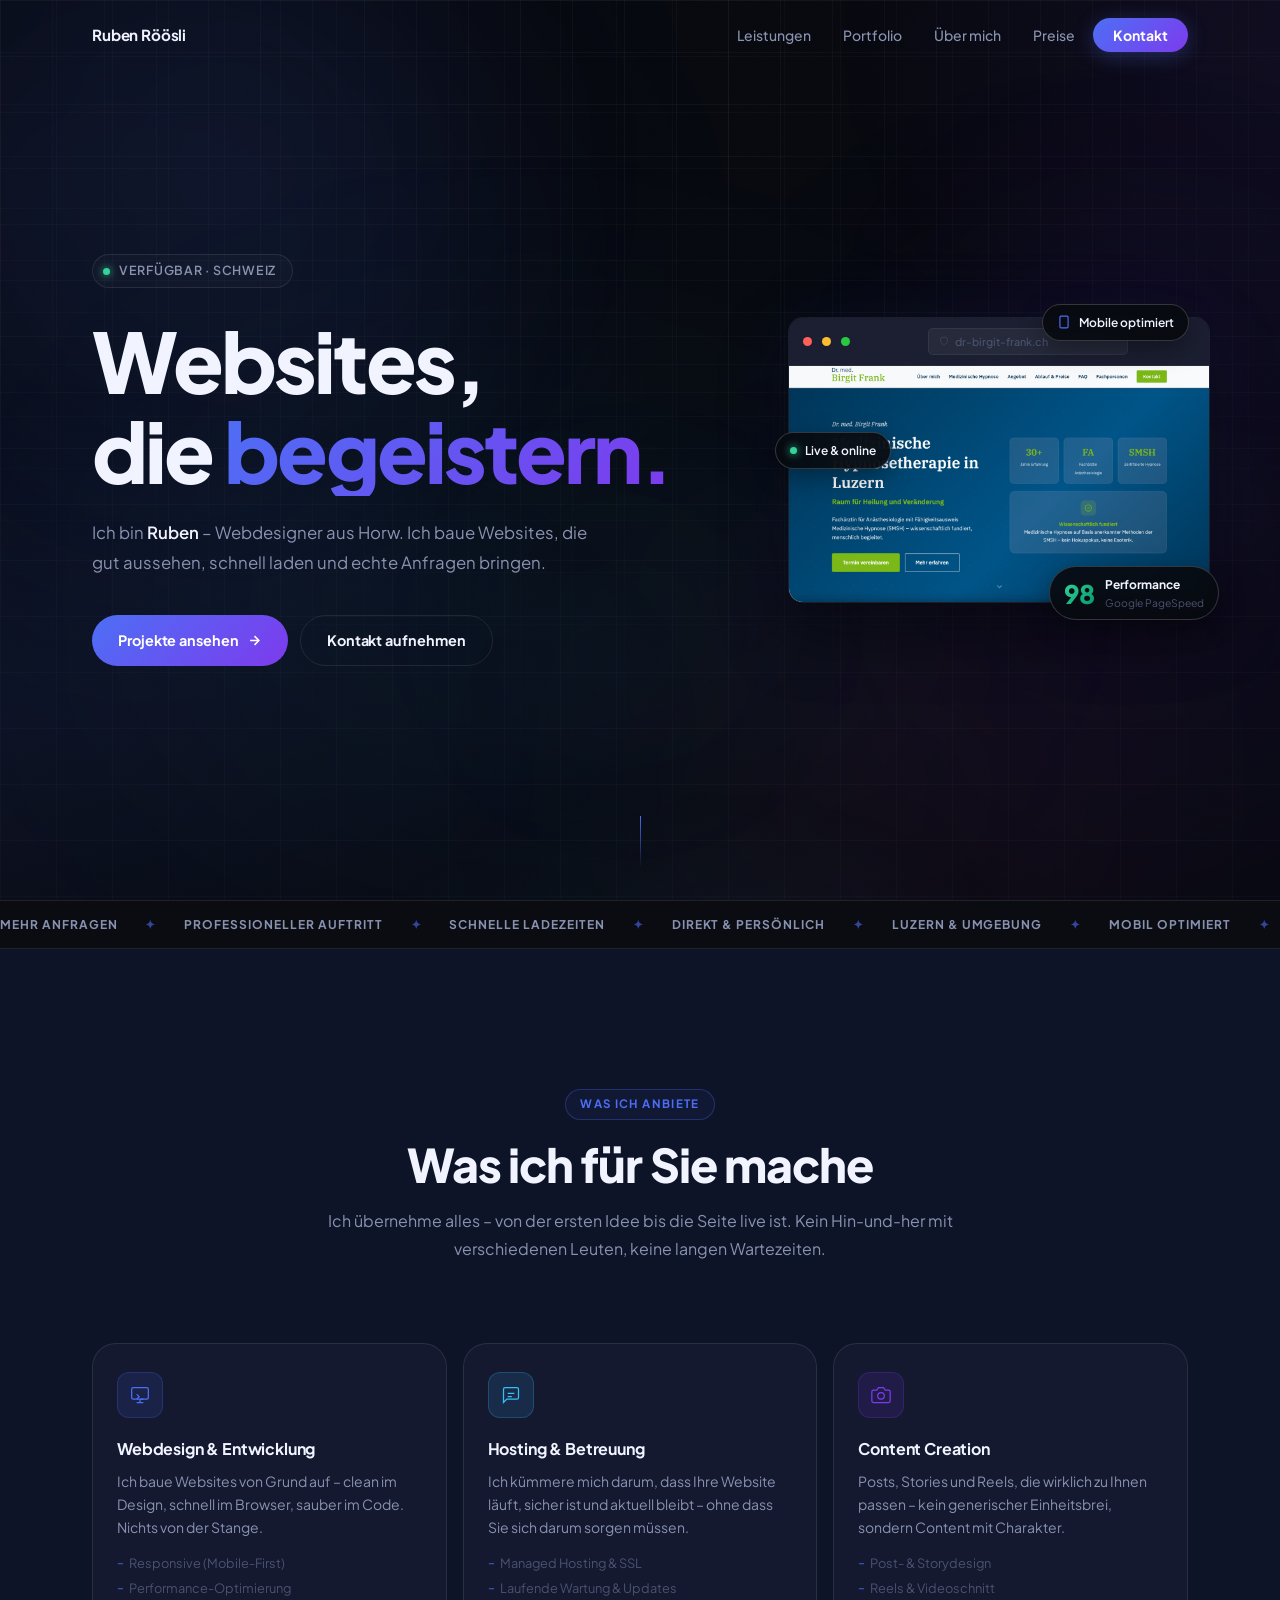
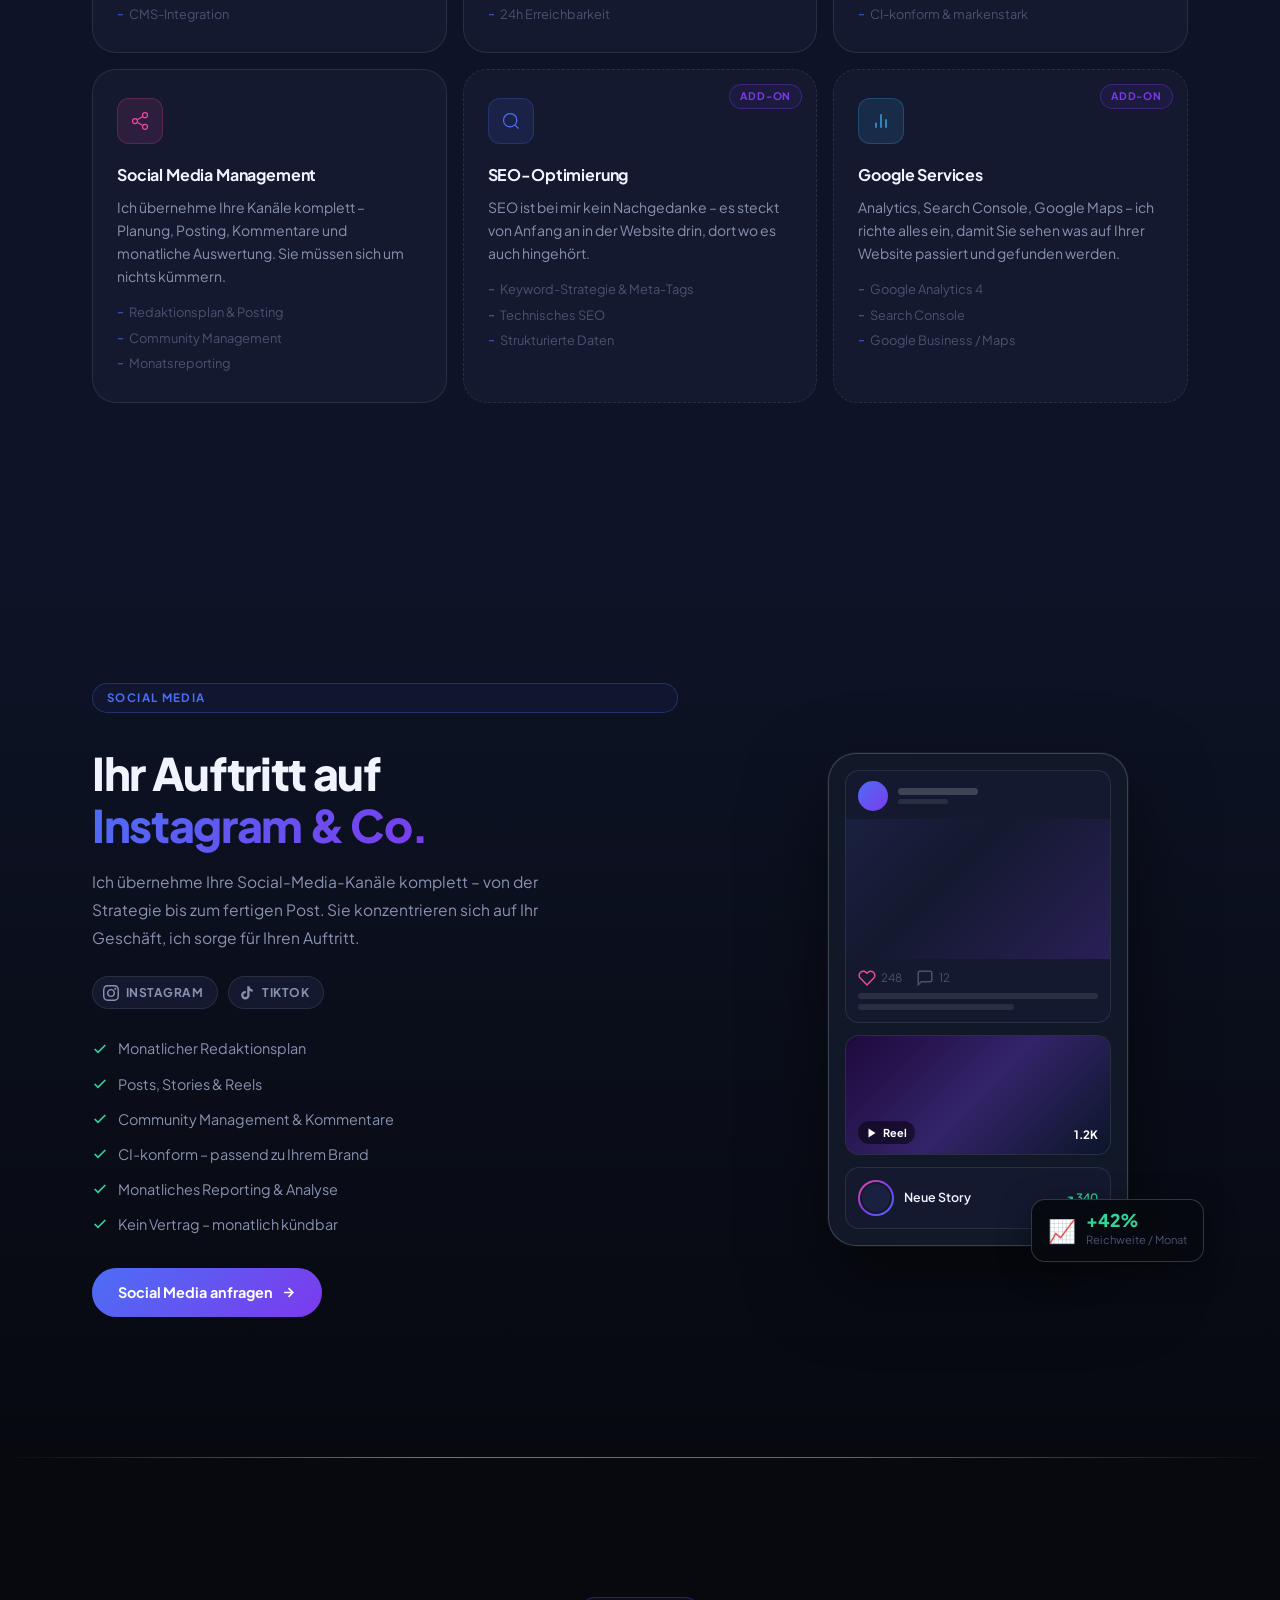
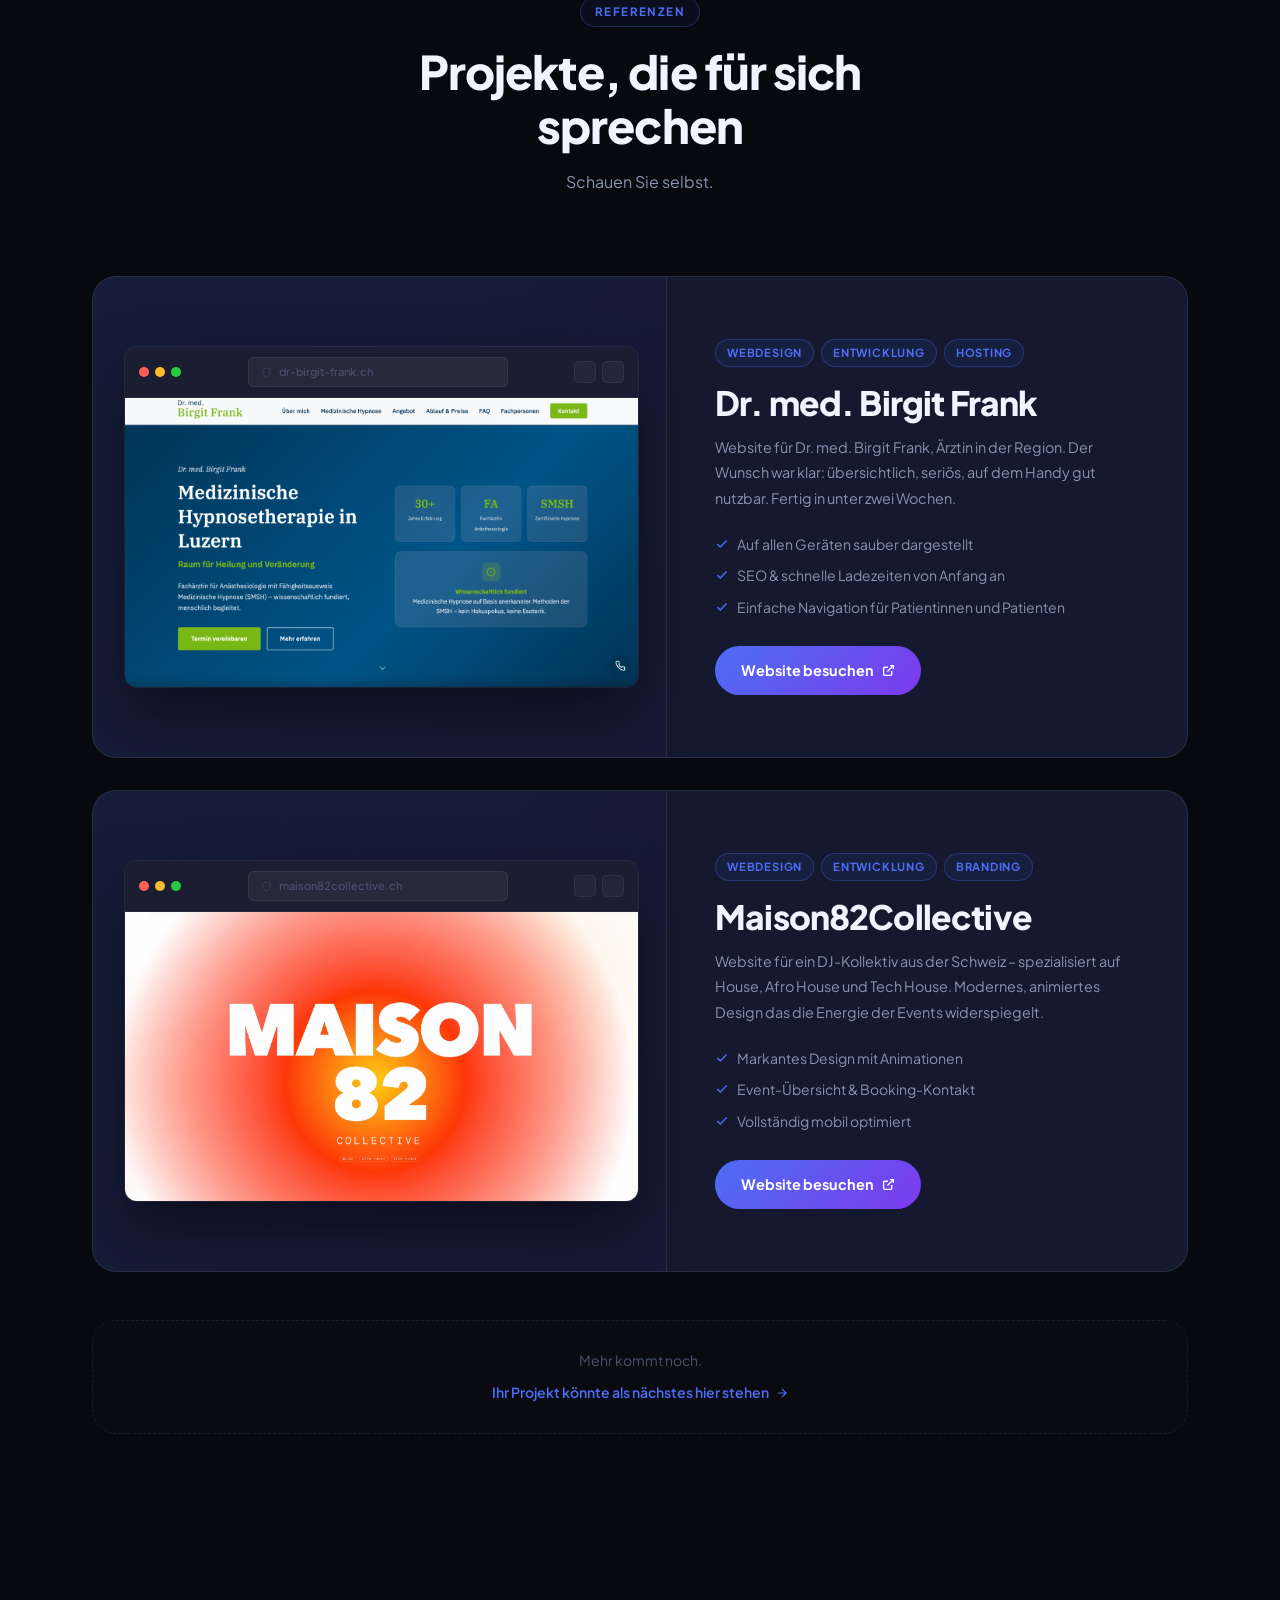
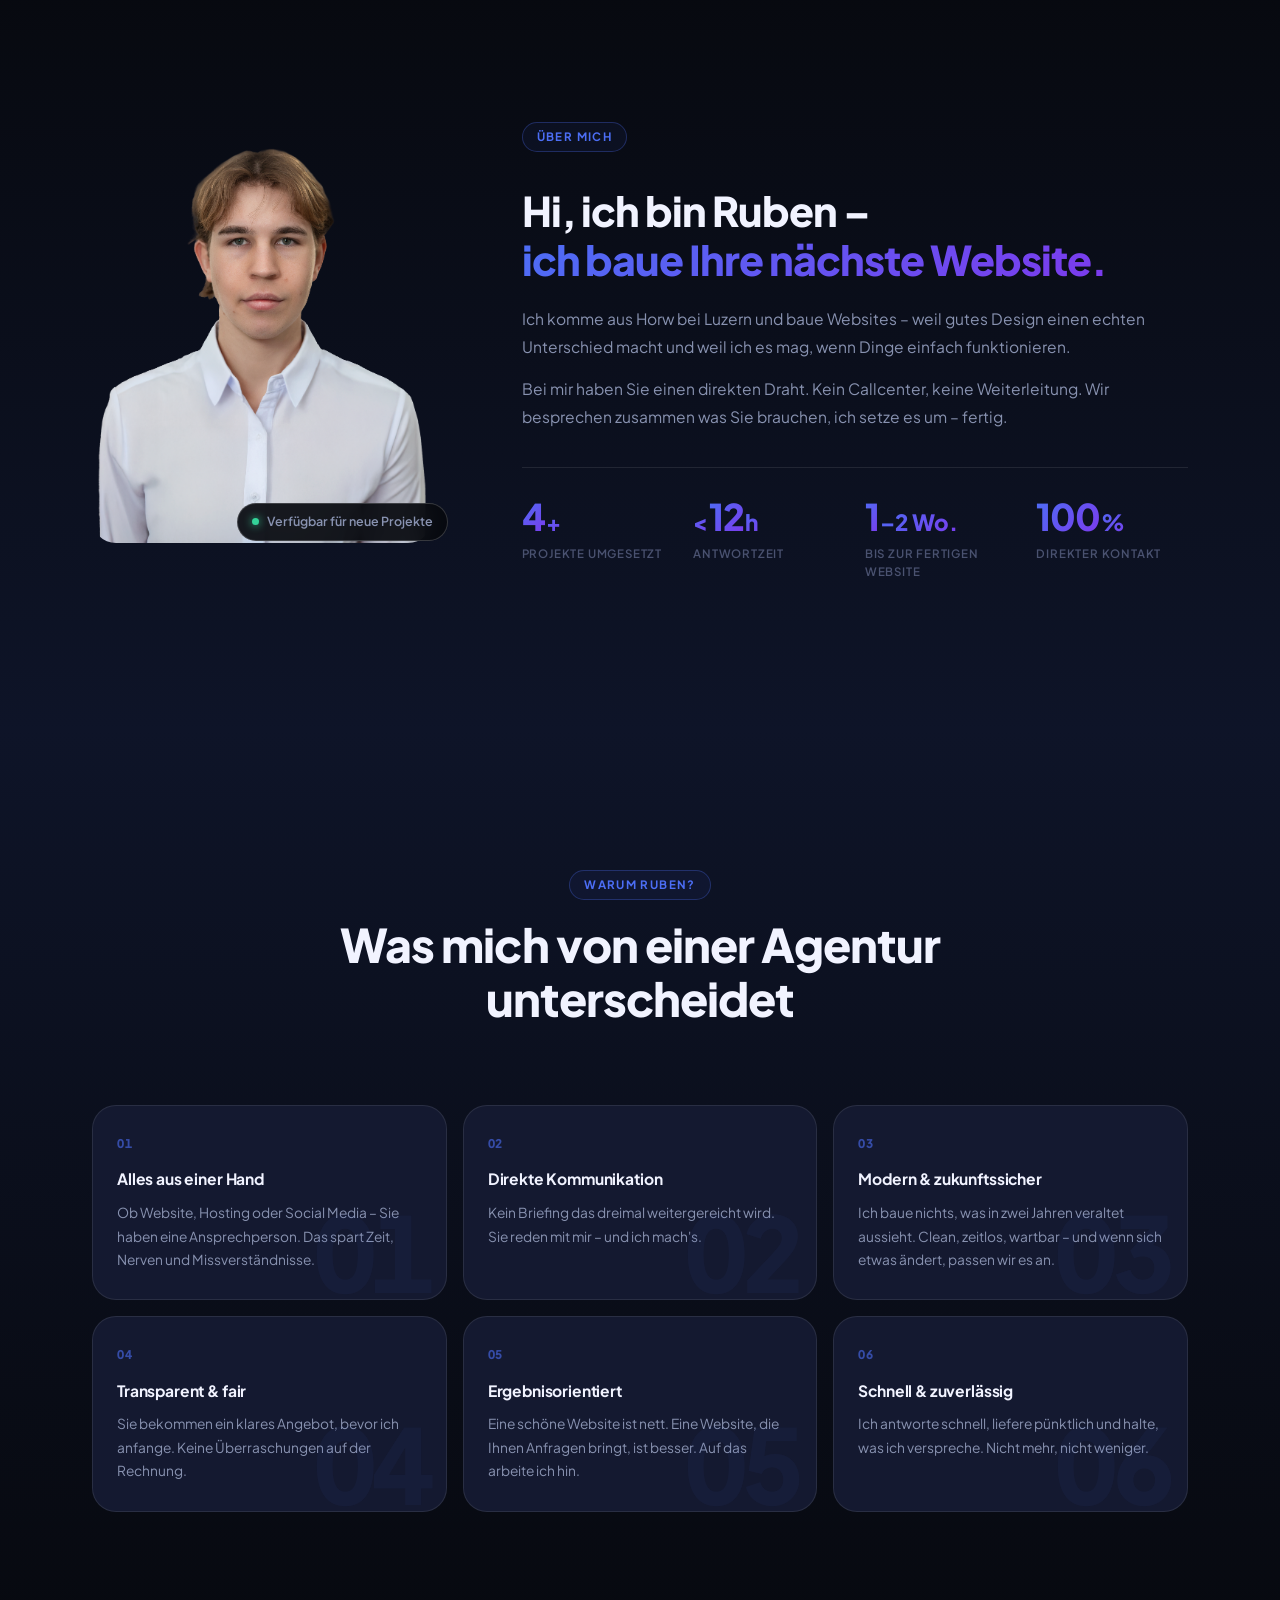
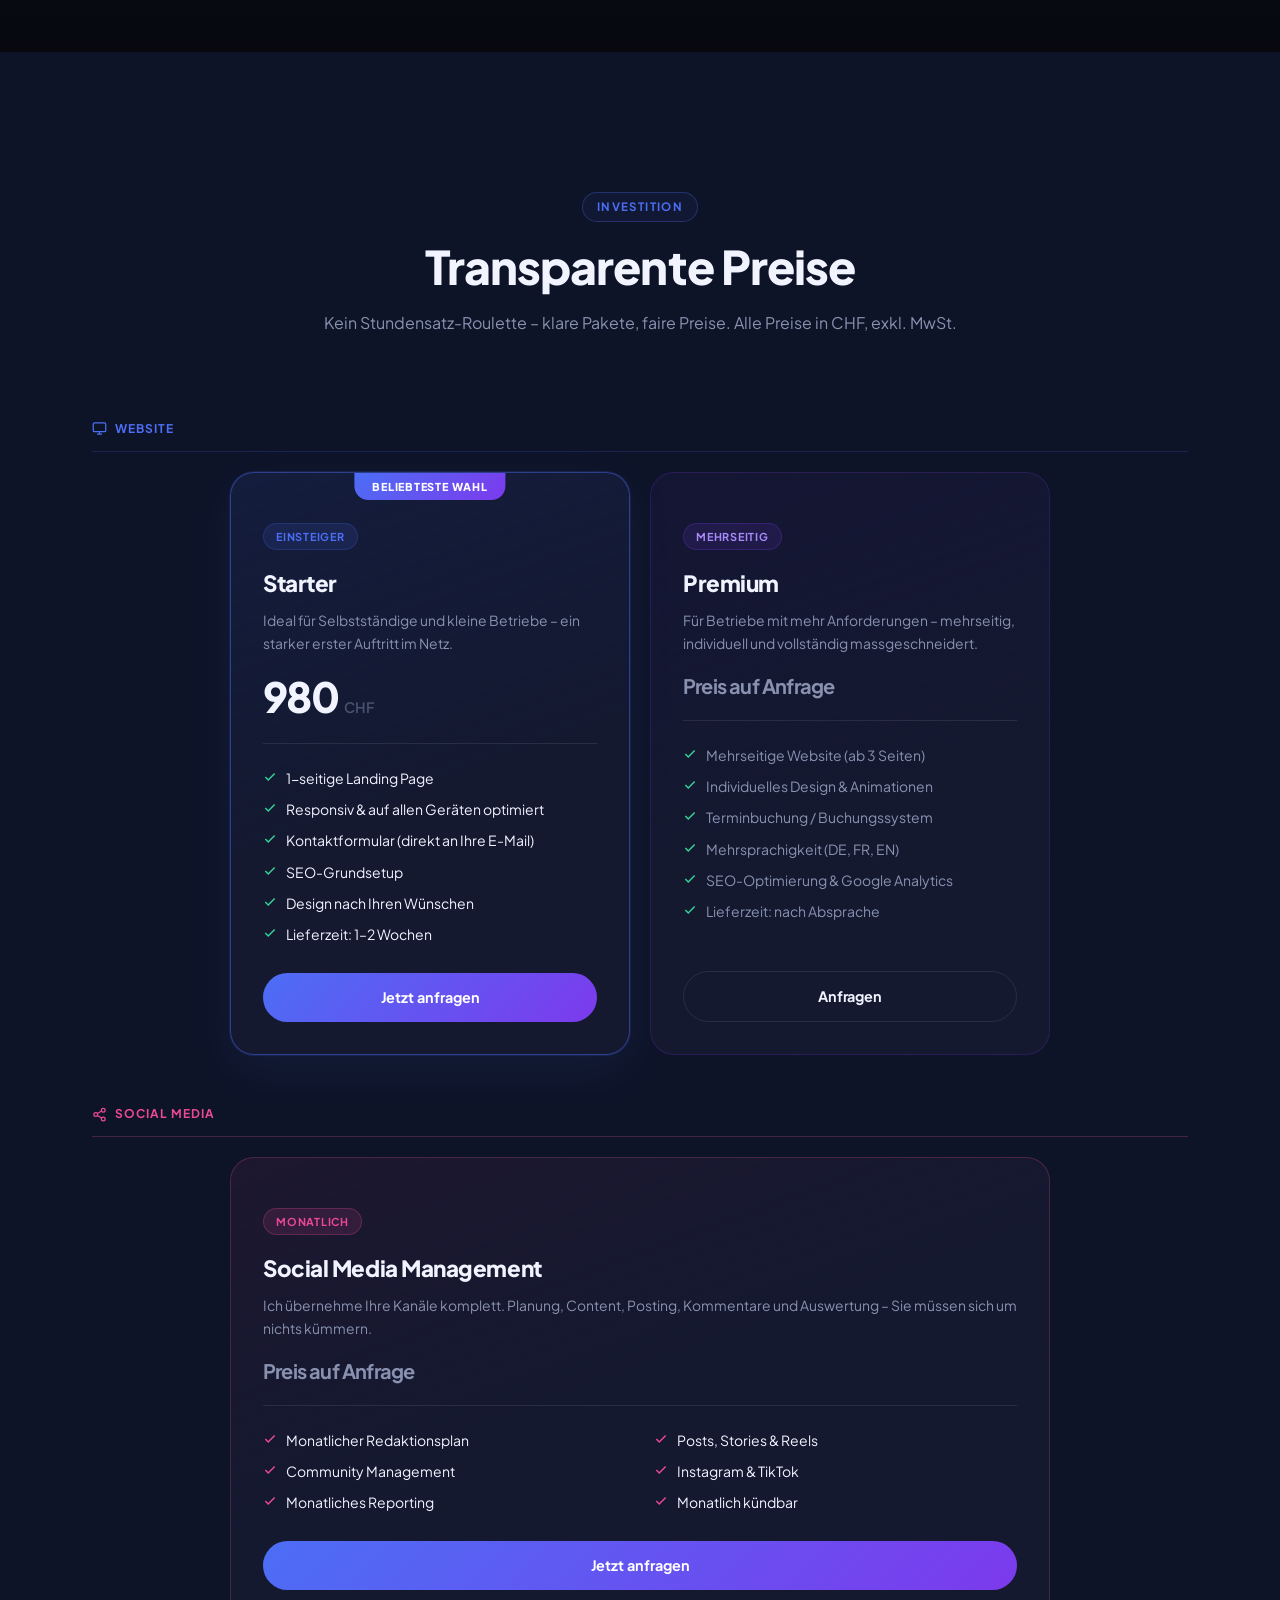
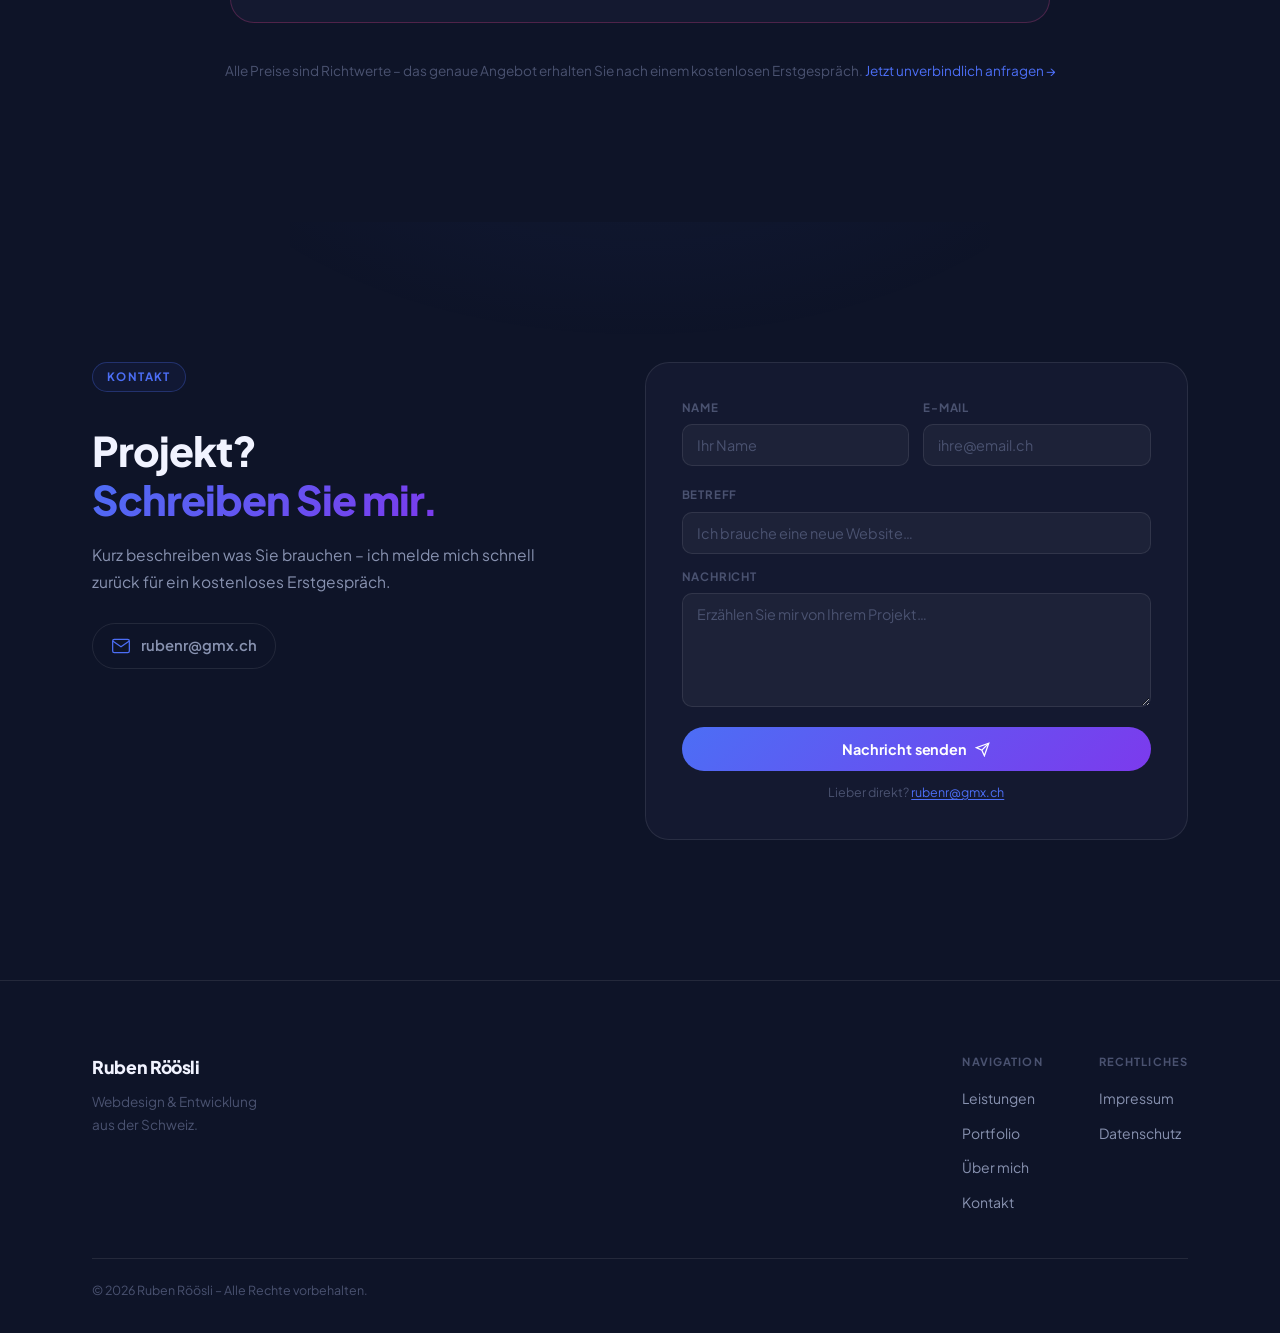
<file: index.html>
<!DOCTYPE html>
<html lang="de">
<head>
  <meta charset="UTF-8" />
  <meta name="viewport" content="width=device-width, initial-scale=1.0" />
  <meta name="description" content="Ruben Röösli – Webdesigner & Entwickler aus der Schweiz. Professionelle Websites, Social Media & Hosting aus einer Hand." />
  <meta name="author" content="Ruben Röösli" />
  <meta property="og:title" content="Ruben Röösli – Webdesign & Entwicklung" />
  <meta property="og:description" content="Websites, die begeistern – und verkaufen." />
  <meta property="og:type" content="website" />
  <meta property="og:url" content="https://rubenroeoesli.github.io" />
  <meta property="og:image" content="https://rubenroeoesli.github.io/assets/og-image.jpg" />
  <title>Ruben Röösli – Webdesign & Entwicklung</title>
  <link rel="icon" href="assets/favicon.svg" type="image/svg+xml" />

  <!-- Google Fonts: Plus Jakarta Sans -->
  <link rel="preconnect" href="https://fonts.googleapis.com" />
  <link rel="preconnect" href="https://fonts.gstatic.com" crossorigin />
  <link href="https://fonts.googleapis.com/css2?family=Plus+Jakarta+Sans:ital,wght@0,300;0,400;0,500;0,600;0,700;0,800;1,400&display=swap" rel="stylesheet" />

  <link rel="stylesheet" href="css/styles.css" />
</head>
<body>

  <!-- Seiteweite Ambient-Orbs -->
  <div class="page-ambience" aria-hidden="true">
    <div class="pa-orb pa-orb--1"></div>
    <div class="pa-orb pa-orb--2"></div>
    <div class="pa-orb pa-orb--3"></div>
    <div class="pa-orb pa-orb--4"></div>
  </div>

  <!-- Ladescreen -->
  <div id="loader" class="loader" aria-hidden="true">
    <div class="loader-inner">
      <div class="loader-ring"></div>
      <span>Ruben Röösli</span>
    </div>
  </div>

  <!-- Sektions-Navigation (links) -->
  <nav class="section-nav" id="section-nav" aria-label="Sektionsnavigation">
    <button class="sn-dot active" data-section="home"         title="Start"        aria-label="Zur Startseite"></button>
    <button class="sn-dot"        data-section="leistungen"   title="Leistungen"   aria-label="Zu Leistungen"></button>
    <button class="sn-dot"        data-section="social-media" title="Social Media" aria-label="Zu Social Media"></button>
    <button class="sn-dot"        data-section="portfolio"    title="Portfolio"    aria-label="Zu Portfolio"></button>
    <button class="sn-dot"        data-section="ueber-mich"   title="Über mich"    aria-label="Zu Über mich"></button>
    <button class="sn-dot"        data-section="warum-ich"    title="Warum ich?"   aria-label="Zu Warum ich"></button>
    <button class="sn-dot"        data-section="preise"       title="Preise"       aria-label="Zu Preise"></button>
    <button class="sn-dot"        data-section="kontakt"      title="Kontakt"      aria-label="Zu Kontakt"></button>
  </nav>

  <!-- ─────────────────────────────────────── -->
  <!--  NAVIGATION                             -->
  <!-- ─────────────────────────────────────── -->
  <nav class="nav" id="nav">
    <div class="nav-container">
      <a href="#home" class="nav-logo" aria-label="Startseite">
        Ruben Röösli
      </a>

      <ul class="nav-links" id="nav-links">
        <li><a href="#leistungen" class="nav-link">Leistungen</a></li>
        <li><a href="#portfolio"  class="nav-link">Portfolio</a></li>
        <li><a href="#ueber-mich" class="nav-link">Über mich</a></li>
        <li><a href="#preise"     class="nav-link">Preise</a></li>
        <li><a href="#kontakt"    class="nav-link nav-cta">Kontakt</a></li>
      </ul>

      <button class="hamburger" id="hamburger" aria-label="Menü öffnen" aria-expanded="false">
        <span></span><span></span><span></span>
      </button>
    </div>
  </nav>


  <!-- ─────────────────────────────────────── -->
  <!--  HERO                                   -->
  <!-- ─────────────────────────────────────── -->
  <section class="hero" id="home">
    <div class="hero-bg" aria-hidden="true">
      <div class="orb orb-1"></div>
      <div class="orb orb-2"></div>
      <div class="orb orb-3"></div>
      <div class="grid-overlay"></div>
    </div>

    <div class="hero-wrap">
      <!-- Left: Text -->
      <div class="hero-content">
        <span class="hero-badge reveal-up">
          <span class="badge-pulse"></span>
          Verfügbar · Schweiz
        </span>

        <h1 class="hero-name reveal-up" style="--delay:.08s">
          Websites,<br/><span class="hero-line2">die <span class="cycle-wrap"><span id="hero-cycle" class="cycle-word">verkaufen.</span></span></span>
        </h1>

        <p class="hero-sub reveal-up" style="--delay:.18s">
          Ich bin <strong>Ruben</strong> – Webdesigner aus Horw.
          Ich baue Websites, die gut aussehen, schnell laden
          und echte Anfragen bringen.
        </p>

        <div class="hero-actions reveal-up" style="--delay:.28s">
          <a href="#portfolio" class="btn btn-primary">
            Projekte ansehen
            <svg width="15" height="15" viewBox="0 0 24 24" fill="none" stroke="currentColor" stroke-width="2.5"><path d="M5 12h14M12 5l7 7-7 7"/></svg>
          </a>
          <a href="#kontakt" class="btn btn-ghost">Kontakt aufnehmen</a>
        </div>
      </div>

      <!-- Right: Floating project card (shows potential clients what's possible) -->
      <div class="hero-visual reveal-up" style="--delay:.15s" aria-hidden="true">

        <!-- Mini browser card -->
        <div class="hv-card">
          <div class="hv-chrome">
            <span class="hv-dot"></span><span class="hv-dot"></span><span class="hv-dot"></span>
            <div class="hv-url">
              <svg width="10" height="10" viewBox="0 0 24 24" fill="none" stroke="currentColor" stroke-width="2"><path d="M12 22s8-4 8-10V5l-8-3-8 3v7c0 6 8 10 8 10z"/></svg>
              dr-birgit-frank.ch
            </div>
          </div>
          <div class="hv-screen">
            <img
              src="assets/dr-birgit-frank.jpg"
              alt="dr-birgit-frank.ch"
              class="hv-screenshot"
            />
          </div>
        </div>

        <!-- Floating quality badges -->
        <div class="hv-badge hv-badge--perf">
          <span class="perf-score">98</span>
          <div class="perf-text">
            <span class="perf-label">Performance</span>
            <span class="perf-sub">Google PageSpeed</span>
          </div>
        </div>

        <div class="hv-badge hv-badge--mobile">
          <svg width="14" height="14" viewBox="0 0 24 24" fill="none" stroke="currentColor" stroke-width="2"><rect x="5" y="2" width="14" height="20" rx="2"/><path d="M12 18h.01"/></svg>
          <span>Mobile optimiert</span>
        </div>

        <div class="hv-badge hv-badge--live">
          <span class="live-dot"></span>
          <span>Live & online</span>
        </div>

      </div>
    </div>

    <div class="scroll-indicator" aria-hidden="true">
      <div class="scroll-line"></div>
    </div>
  </section>

  <!-- Marquee tech strip -->
  <div class="marquee-strip" aria-hidden="true">
    <div class="marquee-inner">
      <div class="marquee-track">
        <span>Mehr Anfragen</span><span class="mq-sep">✦</span>
        <span>Professioneller Auftritt</span><span class="mq-sep">✦</span>
        <span>Schnelle Ladezeiten</span><span class="mq-sep">✦</span>
        <span>Direkt & persönlich</span><span class="mq-sep">✦</span>
        <span>Luzern & Umgebung</span><span class="mq-sep">✦</span>
        <span>Mobil optimiert</span><span class="mq-sep">✦</span>
        <span>Online sichtbar</span><span class="mq-sep">✦</span>
        <span>Faire Preise</span><span class="mq-sep">✦</span>
        <span>1–2 Wochen Lieferzeit</span><span class="mq-sep">✦</span>
        <span>Keine Agentur</span><span class="mq-sep">✦</span>
        <span>Alles aus einer Hand</span><span class="mq-sep">✦</span>
      </div>
      <div class="marquee-track" aria-hidden="true">
        <span>Mehr Anfragen</span><span class="mq-sep">✦</span>
        <span>Professioneller Auftritt</span><span class="mq-sep">✦</span>
        <span>Schnelle Ladezeiten</span><span class="mq-sep">✦</span>
        <span>Direkt & persönlich</span><span class="mq-sep">✦</span>
        <span>Luzern & Umgebung</span><span class="mq-sep">✦</span>
        <span>Mobil optimiert</span><span class="mq-sep">✦</span>
        <span>Online sichtbar</span><span class="mq-sep">✦</span>
        <span>Faire Preise</span><span class="mq-sep">✦</span>
        <span>1–2 Wochen Lieferzeit</span><span class="mq-sep">✦</span>
        <span>Keine Agentur</span><span class="mq-sep">✦</span>
        <span>Alles aus einer Hand</span><span class="mq-sep">✦</span>
      </div>
    </div>
  </div>

  <!-- ─────────────────────────────────────── -->
  <!--  LEISTUNGEN                             -->
  <!-- ─────────────────────────────────────── -->
  <section class="section services" id="leistungen">
    <div class="container">
      <div class="section-header">
        <span class="section-tag reveal-up">Was ich anbiete</span>
        <h2 class="section-title reveal-up" style="--delay:.1s">
          Was ich für Sie mache
        </h2>
        <p class="section-sub reveal-up" style="--delay:.18s">
          Ich übernehme alles – von der ersten Idee bis die Seite live ist.
          Kein Hin-und-her mit verschiedenen Leuten, keine langen Wartezeiten.
        </p>
      </div>

      <div class="services-grid">

        <div class="service-card reveal-up" style="--delay:.0s" data-color="blue">
          <div class="service-icon">
            <svg viewBox="0 0 24 24" fill="none" stroke="currentColor" stroke-width="1.5">
              <rect x="2" y="3" width="20" height="14" rx="2"/>
              <path d="M8 21h8M12 17v4"/>
              <path d="m8 11 3 3-3 3M13 17h3"/>
            </svg>
          </div>
          <h3>Webdesign & Entwicklung</h3>
          <p>Ich baue Websites von Grund auf – clean im Design, schnell im Browser, sauber im Code. Nichts von der Stange.</p>
          <ul class="service-features">
            <li>Responsive (Mobile-First)</li>
            <li>Performance-Optimierung</li>
            <li>CMS-Integration</li>
          </ul>
        </div>

        <div class="service-card reveal-up" style="--delay:.08s" data-color="cyan">
          <div class="service-icon">
            <svg viewBox="0 0 24 24" fill="none" stroke="currentColor" stroke-width="1.5">
              <path d="M21 15a2 2 0 0 1-2 2H7l-4 4V5a2 2 0 0 1 2-2h14a2 2 0 0 1 2 2z"/>
              <path d="M8 10h8M8 14h5"/>
            </svg>
          </div>
          <h3>Hosting & Betreuung</h3>
          <p>Ich kümmere mich darum, dass Ihre Website läuft, sicher ist und aktuell bleibt – ohne dass Sie sich darum sorgen müssen.</p>
          <ul class="service-features">
            <li>Managed Hosting & SSL</li>
            <li>Laufende Wartung & Updates</li>
            <li>24h Erreichbarkeit</li>
          </ul>
        </div>

        <div class="service-card reveal-up" style="--delay:.16s" data-color="violet">
          <div class="service-icon">
            <svg viewBox="0 0 24 24" fill="none" stroke="currentColor" stroke-width="1.5">
              <path d="M23 19a2 2 0 0 1-2 2H3a2 2 0 0 1-2-2V8a2 2 0 0 1 2-2h4l2-3h6l2 3h4a2 2 0 0 1 2 2z"/>
              <circle cx="12" cy="13" r="4"/>
            </svg>
          </div>
          <h3>Content Creation</h3>
          <p>Posts, Stories und Reels, die wirklich zu Ihnen passen – kein generischer Einheitsbrei, sondern Content mit Charakter.</p>
          <ul class="service-features">
            <li>Post- & Storydesign</li>
            <li>Reels & Videoschnitt</li>
            <li>CI-konform & markenstark</li>
          </ul>
        </div>

        <div class="service-card reveal-up" style="--delay:.04s" data-color="pink">
          <div class="service-icon">
            <svg viewBox="0 0 24 24" fill="none" stroke="currentColor" stroke-width="1.5">
              <circle cx="18" cy="5" r="3"/><circle cx="6" cy="12" r="3"/><circle cx="18" cy="19" r="3"/>
              <line x1="8.59" y1="13.51" x2="15.42" y2="17.49"/><line x1="15.41" y1="6.51" x2="8.59" y2="10.49"/>
            </svg>
          </div>
          <h3>Social Media Management</h3>
          <p>Ich übernehme Ihre Kanäle komplett – Planung, Posting, Kommentare und monatliche Auswertung. Sie müssen sich um nichts kümmern.</p>
          <ul class="service-features">
            <li>Redaktionsplan & Posting</li>
            <li>Community Management</li>
            <li>Monatsreporting</li>
          </ul>
        </div>

        <div class="service-card service-addon reveal-up" style="--delay:.12s" data-color="blue">
          <span class="addon-badge">Add-on</span>
          <div class="service-icon">
            <svg viewBox="0 0 24 24" fill="none" stroke="currentColor" stroke-width="1.5">
              <circle cx="11" cy="11" r="8"/><path d="m21 21-4.35-4.35"/>
            </svg>
          </div>
          <h3>SEO-Optimierung</h3>
          <p>SEO ist bei mir kein Nachgedanke – es steckt von Anfang an in der Website drin, dort wo es auch hingehört.</p>
          <ul class="service-features">
            <li>Keyword-Strategie & Meta-Tags</li>
            <li>Technisches SEO</li>
            <li>Strukturierte Daten</li>
          </ul>
        </div>

        <div class="service-card service-addon reveal-up" style="--delay:.2s" data-color="cyan">
          <span class="addon-badge">Add-on</span>
          <div class="service-icon">
            <svg viewBox="0 0 24 24" fill="none" stroke="currentColor" stroke-width="1.5">
              <path d="M18 20V10M12 20V4M6 20v-6"/>
            </svg>
          </div>
          <h3>Google Services</h3>
          <p>Analytics, Search Console, Google Maps – ich richte alles ein, damit Sie sehen was auf Ihrer Website passiert und gefunden werden.</p>
          <ul class="service-features">
            <li>Google Analytics 4</li>
            <li>Search Console</li>
            <li>Google Business / Maps</li>
          </ul>
        </div>

      </div>
    </div>
  </section>



  <!-- ─────────────────────────────────────── -->
  <!--  SOCIAL MEDIA                           -->
  <!-- ─────────────────────────────────────── -->
  <section class="section social-media-section" id="social-media">
    <div class="container">
      <div class="sm-inner">

        <!-- Left: Text content -->
        <div class="sm-content reveal-left">
          <span class="section-tag">Social Media</span>
          <h2 class="sm-title">
            Ihr Auftritt auf<br/>
            <span class="gradient-text">Instagram & Co.</span>
          </h2>
          <p class="sm-desc">
            Ich übernehme Ihre Social-Media-Kanäle komplett – von der Strategie bis zum fertigen Post.
            Sie konzentrieren sich auf Ihr Geschäft, ich sorge für Ihren Auftritt.
          </p>

          <div class="sm-platforms">
            <span class="sm-platform">
              <svg viewBox="0 0 24 24" width="16" height="16" fill="currentColor"><path d="M12 2.163c3.204 0 3.584.012 4.85.07 3.252.148 4.771 1.691 4.919 4.919.058 1.265.069 1.645.069 4.849 0 3.205-.012 3.584-.069 4.849-.149 3.225-1.664 4.771-4.919 4.919-1.266.058-1.644.07-4.85.07-3.204 0-3.584-.012-4.849-.07-3.26-.149-4.771-1.699-4.919-4.92-.058-1.265-.07-1.644-.07-4.849 0-3.204.013-3.583.07-4.849.149-3.227 1.664-4.771 4.919-4.919 1.266-.057 1.645-.069 4.849-.069zm0-2.163c-3.259 0-3.667.014-4.947.072-4.358.2-6.78 2.618-6.98 6.98-.059 1.281-.073 1.689-.073 4.948 0 3.259.014 3.668.072 4.948.2 4.358 2.618 6.78 6.98 6.98 1.281.058 1.689.072 4.948.072 3.259 0 3.668-.014 4.948-.072 4.354-.2 6.782-2.618 6.979-6.98.059-1.28.073-1.689.073-4.948 0-3.259-.014-3.667-.072-4.947-.196-4.354-2.617-6.78-6.979-6.98-1.281-.059-1.69-.073-4.949-.073zm0 5.838c-3.403 0-6.162 2.759-6.162 6.162s2.759 6.163 6.162 6.163 6.162-2.759 6.162-6.163c0-3.403-2.759-6.162-6.162-6.162zm0 10.162c-2.209 0-4-1.79-4-4 0-2.209 1.791-4 4-4s4 1.791 4 4c0 2.21-1.791 4-4 4zm6.406-11.845c-.796 0-1.441.645-1.441 1.44s.645 1.44 1.441 1.44c.795 0 1.439-.645 1.439-1.44s-.644-1.44-1.439-1.44z"/></svg>
              Instagram
            </span>
            <span class="sm-platform">
              <svg viewBox="0 0 24 24" width="16" height="16" fill="currentColor"><path d="M19.59 6.69a4.83 4.83 0 0 1-3.77-4.25V2h-3.45v13.67a2.89 2.89 0 0 1-2.88 2.5 2.89 2.89 0 0 1-2.89-2.89 2.89 2.89 0 0 1 2.89-2.89c.28 0 .54.04.79.1V9.01a6.27 6.27 0 0 0-.79-.05 6.34 6.34 0 0 0-6.34 6.34 6.34 6.34 0 0 0 6.34 6.34 6.34 6.34 0 0 0 6.33-6.34V8.69a8.18 8.18 0 0 0 4.78 1.52V6.76a4.85 4.85 0 0 1-1.01-.07z"/></svg>
              TikTok
            </span>
          </div>

          <ul class="sm-checklist">
            <li>
              <svg viewBox="0 0 24 24" width="16" height="16" fill="none" stroke="currentColor" stroke-width="2.5"><polyline points="20 6 9 17 4 12"/></svg>
              Monatlicher Redaktionsplan
            </li>
            <li>
              <svg viewBox="0 0 24 24" width="16" height="16" fill="none" stroke="currentColor" stroke-width="2.5"><polyline points="20 6 9 17 4 12"/></svg>
              Posts, Stories & Reels
            </li>
            <li>
              <svg viewBox="0 0 24 24" width="16" height="16" fill="none" stroke="currentColor" stroke-width="2.5"><polyline points="20 6 9 17 4 12"/></svg>
              Community Management & Kommentare
            </li>
            <li>
              <svg viewBox="0 0 24 24" width="16" height="16" fill="none" stroke="currentColor" stroke-width="2.5"><polyline points="20 6 9 17 4 12"/></svg>
              CI-konform – passend zu Ihrem Brand
            </li>
            <li>
              <svg viewBox="0 0 24 24" width="16" height="16" fill="none" stroke="currentColor" stroke-width="2.5"><polyline points="20 6 9 17 4 12"/></svg>
              Monatliches Reporting & Analyse
            </li>
            <li>
              <svg viewBox="0 0 24 24" width="16" height="16" fill="none" stroke="currentColor" stroke-width="2.5"><polyline points="20 6 9 17 4 12"/></svg>
              Kein Vertrag – monatlich kündbar
            </li>
          </ul>

          <a href="#kontakt" class="btn btn-primary" style="margin-top:32px; align-self:flex-start">
            Social Media anfragen
            <svg width="15" height="15" viewBox="0 0 24 24" fill="none" stroke="currentColor" stroke-width="2.5"><path d="M5 12h14M12 5l7 7-7 7"/></svg>
          </a>
        </div>

        <!-- Right: Phone mockup with fake posts -->
        <div class="sm-visual reveal-right" aria-hidden="true">
          <div class="sm-phone">
            <!-- Post 1 -->
            <div class="sm-post">
              <div class="sm-post-header">
                <div class="sm-avatar"></div>
                <div class="sm-post-meta">
                  <div class="sm-username"></div>
                  <div class="sm-time"></div>
                </div>
              </div>
              <div class="sm-post-img sm-post-img--1"></div>
              <div class="sm-post-actions">
                <span class="sm-action sm-action--heart">
                  <svg viewBox="0 0 24 24" width="18" height="18" fill="none" stroke="currentColor" stroke-width="2"><path d="M20.84 4.61a5.5 5.5 0 0 0-7.78 0L12 5.67l-1.06-1.06a5.5 5.5 0 0 0-7.78 7.78l1.06 1.06L12 21.23l7.78-7.78 1.06-1.06a5.5 5.5 0 0 0 0-7.78z"/></svg>
                  <span>248</span>
                </span>
                <span class="sm-action">
                  <svg viewBox="0 0 24 24" width="18" height="18" fill="none" stroke="currentColor" stroke-width="2"><path d="M21 15a2 2 0 0 1-2 2H7l-4 4V5a2 2 0 0 1 2-2h14a2 2 0 0 1 2 2z"/></svg>
                  <span>12</span>
                </span>
              </div>
              <div class="sm-caption-lines">
                <div class="sm-line sm-line--full"></div>
                <div class="sm-line sm-line--half"></div>
              </div>
            </div>

            <!-- Post 2 -->
            <div class="sm-post sm-post--reel">
              <div class="sm-reel-bg"></div>
              <div class="sm-reel-overlay">
                <div class="sm-reel-badge">
                  <svg viewBox="0 0 24 24" width="12" height="12" fill="currentColor"><polygon points="5 3 19 12 5 21 5 3"/></svg>
                  Reel
                </div>
                <div class="sm-reel-stats">
                  <span>1.2K</span>
                </div>
              </div>
            </div>

            <!-- Post 3 – Story preview -->
            <div class="sm-post sm-post--story">
              <div class="sm-story-ring">
                <div class="sm-story-avatar"></div>
              </div>
              <div class="sm-story-label">Neue Story</div>
              <div class="sm-story-views">↗ 340</div>
            </div>
          </div>

          <!-- Floating stat badge -->
          <div class="sm-stat-badge reveal-up" style="--delay:.3s">
            <div class="sm-stat-icon">📈</div>
            <div>
              <div class="sm-stat-val">+42%</div>
              <div class="sm-stat-lbl">Reichweite / Monat</div>
            </div>
          </div>
        </div>

      </div>
    </div>
  </section>

  <!-- ─────────────────────────────────────── -->
  <!--  PORTFOLIO                              -->
  <!-- ─────────────────────────────────────── -->
  <section class="section portfolio" id="portfolio">
    <div class="container">
      <div class="section-header">
        <span class="section-tag reveal-up">Referenzen</span>
        <h2 class="section-title reveal-up" style="--delay:.1s">
          Projekte, die für sich sprechen
        </h2>
        <p class="section-sub reveal-up" style="--delay:.18s">
          Schauen Sie selbst.
        </p>
      </div>

      <!-- Project Card -->
      <div class="project-card reveal-up" style="--delay:.1s">
        <div class="project-inner">

          <!-- Browser Mockup -->
          <div class="mockup-wrapper" id="mockup-1">
            <div class="browser-mockup">
              <div class="browser-chrome" aria-hidden="true">
                <div class="browser-dots">
                  <span class="dot dot-red"></span>
                  <span class="dot dot-yellow"></span>
                  <span class="dot dot-green"></span>
                </div>
                <div class="browser-url-bar">
                  <svg width="11" height="11" viewBox="0 0 24 24" fill="none" stroke="currentColor" stroke-width="2"><path d="M12 22s8-4 8-10V5l-8-3-8 3v7c0 6 8 10 8 10z"/></svg>
                  <span>dr-birgit-frank.ch</span>
                </div>
                <div class="browser-btns" aria-hidden="true">
                  <div class="browser-btn"></div><div class="browser-btn"></div>
                </div>
              </div>
              <div class="browser-content">
                <!--
                  SCREENSHOT HINZUFÜGEN:
                  Bild: assets/dr-birgit-frank.jpg
                -->
                <img
                  src="assets/dr-birgit-frank.jpg"
                  alt="Screenshot der Website Dr. Birgit Frank"
                  class="site-screenshot"
                  loading="lazy"
                  onerror="this.style.display='none'; document.getElementById('ph-frank').style.display='flex'"
                />
                <!-- CSS Fallback – nur sichtbar wenn Bild nicht lädt -->
                <div class="site-placeholder" aria-hidden="true" id="ph-frank" style="display:none">
                  <div class="ph-nav">
                    <div class="ph-logo-box"><div class="ph-logo-mark"></div><div class="ph-logo-text"></div></div>
                    <div class="ph-nav-links"><div class="ph-link"></div><div class="ph-link"></div><div class="ph-link"></div><div class="ph-link"></div></div>
                    <div class="ph-cta-mini"></div>
                  </div>
                  <div class="ph-hero">
                    <div class="ph-hero-text">
                      <div class="ph-h1 shimmer"></div>
                      <div class="ph-h1-sub shimmer"></div>
                      <div class="ph-h2 shimmer"></div>
                      <div class="ph-cta-btn"></div>
                    </div>
                    <div class="ph-hero-img shimmer"></div>
                  </div>
                  <div class="ph-cards">
                    <div class="ph-card shimmer"></div>
                    <div class="ph-card shimmer"></div>
                    <div class="ph-card shimmer"></div>
                  </div>
                </div>
              </div>
            </div>
          </div>

          <!-- Project Info -->
          <div class="project-info">
            <div class="project-meta">
              <span class="project-tag">Webdesign</span>
              <span class="project-tag">Entwicklung</span>
              <span class="project-tag">Hosting</span>
            </div>
            <h3 class="project-title">Dr. med. Birgit Frank</h3>
            <p class="project-desc">
              Website für Dr. med. Birgit Frank, Ärztin in der Region.
              Der Wunsch war klar: übersichtlich, seriös, auf dem Handy gut nutzbar.
              Fertig in unter zwei Wochen.
            </p>
            <ul class="project-highlights">
              <li>
                <svg width="14" height="14" viewBox="0 0 24 24" fill="none" stroke="currentColor" stroke-width="2.5"><polyline points="20 6 9 17 4 12"/></svg>
                Auf allen Geräten sauber dargestellt
              </li>
              <li>
                <svg width="14" height="14" viewBox="0 0 24 24" fill="none" stroke="currentColor" stroke-width="2.5"><polyline points="20 6 9 17 4 12"/></svg>
                SEO & schnelle Ladezeiten von Anfang an
              </li>
              <li>
                <svg width="14" height="14" viewBox="0 0 24 24" fill="none" stroke="currentColor" stroke-width="2.5"><polyline points="20 6 9 17 4 12"/></svg>
                Einfache Navigation für Patientinnen und Patienten
              </li>
            </ul>
            <a href="https://dr-birgit-frank.ch" target="_blank" rel="noopener noreferrer" class="btn btn-primary project-link">
              Website besuchen
              <svg width="13" height="13" viewBox="0 0 24 24" fill="none" stroke="currentColor" stroke-width="2.5"><path d="M18 13v6a2 2 0 0 1-2 2H5a2 2 0 0 1-2-2V8a2 2 0 0 1 2-2h6"/><polyline points="15 3 21 3 21 9"/><line x1="10" y1="14" x2="21" y2="3"/></svg>
            </a>
          </div>
        </div>
      </div>

      <!-- Project Card 2 -->
      <div class="project-card reveal-up" style="--delay:.18s">
        <div class="project-inner">

          <!-- Browser Mockup -->
          <div class="mockup-wrapper" id="mockup-2">
            <div class="browser-mockup">
              <div class="browser-chrome" aria-hidden="true">
                <div class="browser-dots">
                  <span class="dot dot-red"></span>
                  <span class="dot dot-yellow"></span>
                  <span class="dot dot-green"></span>
                </div>
                <div class="browser-url-bar">
                  <svg width="11" height="11" viewBox="0 0 24 24" fill="none" stroke="currentColor" stroke-width="2"><path d="M12 22s8-4 8-10V5l-8-3-8 3v7c0 6 8 10 8 10z"/></svg>
                  <span>maison82collective.ch</span>
                </div>
                <div class="browser-btns" aria-hidden="true">
                  <div class="browser-btn"></div><div class="browser-btn"></div>
                </div>
              </div>
              <div class="browser-content">
                <img
                  src="assets/maison82collective.jpg"
                  alt="Screenshot der Website Maison82Collective"
                  class="site-screenshot"
                  loading="lazy"
                  onerror="this.style.display='none'; document.getElementById('ph-maison').style.display='flex'"
                />
                <div class="site-placeholder site-placeholder--maison" aria-hidden="true" id="ph-maison" style="display:none">
                  <div class="ph-nav">
                    <div class="ph-logo-box"><div class="ph-logo-mark ph-logo-mark--maison"></div><div class="ph-logo-text"></div></div>
                    <div class="ph-nav-links"><div class="ph-link"></div><div class="ph-link"></div><div class="ph-link"></div></div>
                    <div class="ph-cta-mini ph-cta-mini--maison"></div>
                  </div>
                  <div class="ph-hero ph-hero--maison">
                    <div class="ph-hero-text">
                      <div class="ph-h1 shimmer"></div>
                      <div class="ph-h1-sub shimmer"></div>
                      <div class="ph-h2 shimmer"></div>
                      <div class="ph-cta-btn ph-cta-btn--maison"></div>
                    </div>
                  </div>
                  <div class="ph-cards">
                    <div class="ph-card shimmer"></div>
                    <div class="ph-card shimmer"></div>
                    <div class="ph-card shimmer"></div>
                  </div>
                </div>
              </div>
            </div>
          </div>

          <!-- Project Info -->
          <div class="project-info">
            <div class="project-meta">
              <span class="project-tag">Webdesign</span>
              <span class="project-tag">Entwicklung</span>
              <span class="project-tag">Branding</span>
            </div>
            <h3 class="project-title">Maison82Collective</h3>
            <p class="project-desc">
              Website für ein DJ-Kollektiv aus der Schweiz – spezialisiert auf House, Afro House und Tech House.
              Modernes, animiertes Design das die Energie der Events widerspiegelt.
            </p>
            <ul class="project-highlights">
              <li>
                <svg width="14" height="14" viewBox="0 0 24 24" fill="none" stroke="currentColor" stroke-width="2.5"><polyline points="20 6 9 17 4 12"/></svg>
                Markantes Design mit Animationen
              </li>
              <li>
                <svg width="14" height="14" viewBox="0 0 24 24" fill="none" stroke="currentColor" stroke-width="2.5"><polyline points="20 6 9 17 4 12"/></svg>
                Event-Übersicht & Booking-Kontakt
              </li>
              <li>
                <svg width="14" height="14" viewBox="0 0 24 24" fill="none" stroke="currentColor" stroke-width="2.5"><polyline points="20 6 9 17 4 12"/></svg>
                Vollständig mobil optimiert
              </li>
            </ul>
            <a href="https://maison82collective.ch" target="_blank" rel="noopener noreferrer" class="btn btn-primary project-link">
              Website besuchen
              <svg width="13" height="13" viewBox="0 0 24 24" fill="none" stroke="currentColor" stroke-width="2.5"><path d="M18 13v6a2 2 0 0 1-2 2H5a2 2 0 0 1-2-2V8a2 2 0 0 1 2-2h6"/><polyline points="15 3 21 3 21 9"/><line x1="10" y1="14" x2="21" y2="3"/></svg>
            </a>
          </div>
        </div>
      </div>

      <div class="portfolio-more reveal-up" style="--delay:.2s">
        <p>Mehr kommt noch.</p>
        <a href="#kontakt" class="link-arrow">
          Ihr Projekt könnte als nächstes hier stehen
          <svg width="14" height="14" viewBox="0 0 24 24" fill="none" stroke="currentColor" stroke-width="2"><path d="M5 12h14M12 5l7 7-7 7"/></svg>
        </a>
      </div>
    </div>
  </section>


  <!-- ─────────────────────────────────────── -->
  <!--  ÜBER MICH                              -->
  <!-- ─────────────────────────────────────── -->
  <section class="section about" id="ueber-mich">
    <div class="container">
      <div class="about-inner">

        <!-- Photo -->
        <div class="about-photo-wrap reveal-left">
          <!--
            FOTO: Bild als assets/ruben-roosli.png speichern.
            Der schwarze Hintergrund passt perfekt zum dunklen Design.
          -->
          <img
            src="assets/ruben-roosli.png"
            alt="Ruben Röösli – Webdesigner"
            class="about-photo"
            onerror="this.parentElement.querySelector('.about-photo-fallback').style.display='flex'; this.style.display='none'"
          />
          <!-- Fallback wenn kein Foto -->
          <div class="about-photo-fallback" style="display:none">
            <span>RR</span>
          </div>

          <div class="about-badge">
            <span class="badge-pulse"></span>
            Verfügbar für neue Projekte
          </div>
        </div>

        <!-- Text -->
        <div class="about-text reveal-right">
          <span class="section-tag">Über mich</span>
          <h2 class="about-title">
            Hi, ich bin Ruben –<br />
            <span class="gradient-text">ich baue Ihre nächste Website.</span>
          </h2>
          <p class="about-desc">
            Ich komme aus Horw bei Luzern und baue Websites – weil gutes Design einen
            echten Unterschied macht und weil ich es mag, wenn Dinge einfach funktionieren.
          </p>
          <p class="about-desc">
            Bei mir haben Sie einen direkten Draht. Kein Callcenter, keine Weiterleitung.
            Wir besprechen zusammen was Sie brauchen, ich setze es um – fertig.
          </p>

          <div class="about-stats">
            <div class="stat">
              <div class="stat-num-wrap">
                <span class="stat-number" data-count="4">0</span>
                <span class="stat-suffix">+</span>
              </div>
              <span class="stat-label">Projekte umgesetzt</span>
            </div>
            <div class="stat">
              <div class="stat-num-wrap">
                <span class="stat-prefix">&lt;</span>
                <span class="stat-number" data-count="12">0</span>
                <span class="stat-suffix">h</span>
              </div>
              <span class="stat-label">Antwortzeit</span>
            </div>
            <div class="stat">
              <div class="stat-num-wrap">
                <span class="stat-number" data-count="1">0</span>
                <span class="stat-suffix">–2 Wo.</span>
              </div>
              <span class="stat-label">bis zur fertigen Website</span>
            </div>
            <div class="stat">
              <div class="stat-num-wrap">
                <span class="stat-number" data-count="100">0</span>
                <span class="stat-suffix">%</span>
              </div>
              <span class="stat-label">direkter Kontakt</span>
            </div>
          </div>
        </div>

      </div>
    </div>
  </section>


  <!-- ─────────────────────────────────────── -->
  <!--  WARUM ICH?                             -->
  <!-- ─────────────────────────────────────── -->
  <section class="section why" id="warum-ich">
    <div class="container">
      <div class="section-header">
        <span class="section-tag reveal-up">Warum Ruben?</span>
        <h2 class="section-title reveal-up" style="--delay:.1s">
          Was mich von einer Agentur unterscheidet
        </h2>
      </div>

      <div class="why-grid">
        <div class="why-card reveal-up" style="--delay:.0s" data-num="01">
          <div class="why-number">01</div>
          <h3>Alles aus einer Hand</h3>
          <p>Ob Website, Hosting oder Social Media – Sie haben eine Ansprechperson. Das spart Zeit, Nerven und Missverständnisse.</p>
        </div>
        <div class="why-card reveal-up" style="--delay:.08s" data-num="02">
          <div class="why-number">02</div>
          <h3>Direkte Kommunikation</h3>
          <p>Kein Briefing das dreimal weitergereicht wird. Sie reden mit mir – und ich mach's.</p>
        </div>
        <div class="why-card reveal-up" style="--delay:.16s" data-num="03">
          <div class="why-number">03</div>
          <h3>Modern & zukunftssicher</h3>
          <p>Ich baue nichts, was in zwei Jahren veraltet aussieht. Clean, zeitlos, wartbar – und wenn sich etwas ändert, passen wir es an.</p>
        </div>
        <div class="why-card reveal-up" style="--delay:.04s" data-num="04">
          <div class="why-number">04</div>
          <h3>Transparent & fair</h3>
          <p>Sie bekommen ein klares Angebot, bevor ich anfange. Keine Überraschungen auf der Rechnung.</p>
        </div>
        <div class="why-card reveal-up" style="--delay:.12s" data-num="05">
          <div class="why-number">05</div>
          <h3>Ergebnisorientiert</h3>
          <p>Eine schöne Website ist nett. Eine Website, die Ihnen Anfragen bringt, ist besser. Auf das arbeite ich hin.</p>
        </div>
        <div class="why-card reveal-up" style="--delay:.2s" data-num="06">
          <div class="why-number">06</div>
          <h3>Schnell & zuverlässig</h3>
          <p>Ich antworte schnell, liefere pünktlich und halte, was ich verspreche. Nicht mehr, nicht weniger.</p>
        </div>
      </div>
    </div>
  </section>



  <!-- ─────────────────────────────────────── -->
  <!--  PREISE                                 -->
  <!-- ─────────────────────────────────────── -->
  <section class="section pricing" id="preise">
    <div class="container">
      <div class="section-header">
        <span class="section-tag reveal-up">Investition</span>
        <h2 class="section-title reveal-up" style="--delay:.1s">
          Transparente Preise
        </h2>
        <p class="section-sub reveal-up" style="--delay:.18s">
          Kein Stundensatz-Roulette – klare Pakete, faire Preise. Alle Preise in CHF, exkl. MwSt.
        </p>
      </div>

      <!-- Website Pakete -->
      <div class="pricing-category reveal-up">
        <div class="pricing-cat-label">
          <svg viewBox="0 0 24 24" width="15" height="15" fill="none" stroke="currentColor" stroke-width="2"><rect x="2" y="3" width="20" height="14" rx="2"/><path d="M8 21h8M12 17v4"/></svg>
          Website
        </div>
      </div>

      <div class="pricing-grid">

        <!-- Basis -->
        <div class="pricing-card pricing-featured reveal-up" style="--delay:.05s">
          <div class="plan-popular">Beliebteste Wahl</div>
          <div class="plan-tag">Einsteiger</div>
          <h3 class="plan-name">Starter</h3>
          <p class="plan-desc">Ideal für Selbstständige und kleine Betriebe – ein starker erster Auftritt im Netz.</p>
          <div class="plan-price">
            <span class="plan-amount">980</span>
            <span class="plan-currency">CHF</span>
          </div>
          <ul class="plan-features">
            <li><svg viewBox="0 0 24 24" width="14" height="14" fill="none" stroke="currentColor" stroke-width="2.5"><polyline points="20 6 9 17 4 12"/></svg>1-seitige Landing Page</li>
            <li><svg viewBox="0 0 24 24" width="14" height="14" fill="none" stroke="currentColor" stroke-width="2.5"><polyline points="20 6 9 17 4 12"/></svg>Responsiv & auf allen Geräten optimiert</li>
            <li><svg viewBox="0 0 24 24" width="14" height="14" fill="none" stroke="currentColor" stroke-width="2.5"><polyline points="20 6 9 17 4 12"/></svg>Kontaktformular (direkt an Ihre E-Mail)</li>
            <li><svg viewBox="0 0 24 24" width="14" height="14" fill="none" stroke="currentColor" stroke-width="2.5"><polyline points="20 6 9 17 4 12"/></svg>SEO-Grundsetup</li>
            <li><svg viewBox="0 0 24 24" width="14" height="14" fill="none" stroke="currentColor" stroke-width="2.5"><polyline points="20 6 9 17 4 12"/></svg>Design nach Ihren Wünschen</li>
            <li><svg viewBox="0 0 24 24" width="14" height="14" fill="none" stroke="currentColor" stroke-width="2.5"><polyline points="20 6 9 17 4 12"/></svg>Lieferzeit: 1–2 Wochen</li>
          </ul>
          <a href="#kontakt" class="btn btn-primary btn-full">Jetzt anfragen</a>
        </div>

        <!-- Premium -->
        <div class="pricing-card reveal-up" style="--delay:.2s">
          <div class="plan-tag plan-tag--purple">Mehrseitig</div>
          <h3 class="plan-name">Premium</h3>
          <p class="plan-desc">Für Betriebe mit mehr Anforderungen – mehrseitig, individuell und vollständig massgeschneidert.</p>
          <div class="plan-price">
            <span class="plan-amount plan-amount--req">Preis auf Anfrage</span>
          </div>
          <ul class="plan-features">
            <li><svg viewBox="0 0 24 24" width="14" height="14" fill="none" stroke="currentColor" stroke-width="2.5"><polyline points="20 6 9 17 4 12"/></svg>Mehrseitige Website (ab 3 Seiten)</li>
            <li><svg viewBox="0 0 24 24" width="14" height="14" fill="none" stroke="currentColor" stroke-width="2.5"><polyline points="20 6 9 17 4 12"/></svg>Individuelles Design & Animationen</li>
            <li><svg viewBox="0 0 24 24" width="14" height="14" fill="none" stroke="currentColor" stroke-width="2.5"><polyline points="20 6 9 17 4 12"/></svg>Terminbuchung / Buchungssystem</li>
            <li><svg viewBox="0 0 24 24" width="14" height="14" fill="none" stroke="currentColor" stroke-width="2.5"><polyline points="20 6 9 17 4 12"/></svg>Mehrsprachigkeit (DE, FR, EN)</li>
            <li><svg viewBox="0 0 24 24" width="14" height="14" fill="none" stroke="currentColor" stroke-width="2.5"><polyline points="20 6 9 17 4 12"/></svg>SEO-Optimierung & Google Analytics</li>
            <li><svg viewBox="0 0 24 24" width="14" height="14" fill="none" stroke="currentColor" stroke-width="2.5"><polyline points="20 6 9 17 4 12"/></svg>Lieferzeit: nach Absprache</li>
          </ul>
          <a href="#kontakt" class="btn btn-ghost btn-full">Anfragen</a>
        </div>

      </div>

      <!-- Social Media Paket -->
      <div class="pricing-category reveal-up" style="--delay:.1s; margin-top: 48px;">
        <div class="pricing-cat-label pricing-cat-label--pink">
          <svg viewBox="0 0 24 24" width="15" height="15" fill="none" stroke="currentColor" stroke-width="2"><circle cx="18" cy="5" r="3"/><circle cx="6" cy="12" r="3"/><circle cx="18" cy="19" r="3"/><line x1="8.59" y1="13.51" x2="15.42" y2="17.49"/><line x1="15.41" y1="6.51" x2="8.59" y2="10.49"/></svg>
          Social Media
        </div>
      </div>

      <div class="pricing-grid pricing-grid--sm reveal-up" style="--delay:.15s">

        <!-- Social Media Management -->
        <div class="pricing-card pricing-card--sm">
          <div class="plan-tag plan-tag--pink">Monatlich</div>
          <h3 class="plan-name">Social Media Management</h3>
          <p class="plan-desc">Ich übernehme Ihre Kanäle komplett. Planung, Content, Posting, Kommentare und Auswertung – Sie müssen sich um nichts kümmern.</p>
          <div class="plan-price">
            <span class="plan-amount plan-amount--req">Preis auf Anfrage</span>
          </div>
          <ul class="plan-features plan-features--cols">
            <li><svg viewBox="0 0 24 24" width="14" height="14" fill="none" stroke="currentColor" stroke-width="2.5"><polyline points="20 6 9 17 4 12"/></svg>Monatlicher Redaktionsplan</li>
            <li><svg viewBox="0 0 24 24" width="14" height="14" fill="none" stroke="currentColor" stroke-width="2.5"><polyline points="20 6 9 17 4 12"/></svg>Posts, Stories & Reels</li>
            <li><svg viewBox="0 0 24 24" width="14" height="14" fill="none" stroke="currentColor" stroke-width="2.5"><polyline points="20 6 9 17 4 12"/></svg>Community Management</li>
            <li><svg viewBox="0 0 24 24" width="14" height="14" fill="none" stroke="currentColor" stroke-width="2.5"><polyline points="20 6 9 17 4 12"/></svg>Instagram & TikTok</li>
            <li><svg viewBox="0 0 24 24" width="14" height="14" fill="none" stroke="currentColor" stroke-width="2.5"><polyline points="20 6 9 17 4 12"/></svg>Monatliches Reporting</li>
            <li><svg viewBox="0 0 24 24" width="14" height="14" fill="none" stroke="currentColor" stroke-width="2.5"><polyline points="20 6 9 17 4 12"/></svg>Monatlich kündbar</li>
          </ul>
          <a href="#kontakt" class="btn btn-primary btn-full">Jetzt anfragen</a>
        </div>

      </div>

      <p class="pricing-note reveal-up" style="--delay:.3s">
        Alle Preise sind Richtwerte – das genaue Angebot erhalten Sie nach einem kostenlosen Erstgespräch.
        <a href="#kontakt">Jetzt unverbindlich anfragen →</a>
      </p>

    </div>
  </section>

  <!-- ─────────────────────────────────────── -->
  <!--  KONTAKT                                -->
  <!-- ─────────────────────────────────────── -->
  <section class="section contact" id="kontakt">
    <div class="container">
      <div class="contact-inner">

        <div class="contact-left reveal-left">
          <span class="section-tag">Kontakt</span>
          <h2 class="contact-title">
            Projekt?<br />
            <span class="gradient-text">Schreiben Sie mir.</span>
          </h2>
          <p class="contact-desc">
            Kurz beschreiben was Sie brauchen – ich melde mich schnell
            zurück für ein kostenloses Erstgespräch.
          </p>
          <a href="mailto:rubenr@gmx.ch" class="contact-email-link">
            <svg viewBox="0 0 24 24" fill="none" stroke="currentColor" stroke-width="1.5" width="20" height="20">
              <path d="M4 4h16c1.1 0 2 .9 2 2v12c0 1.1-.9 2-2 2H4c-1.1 0-2-.9-2-2V6c0-1.1.9-2 2-2z"/>
              <polyline points="22,6 12,13 2,6"/>
            </svg>
            rubenr@gmx.ch
          </a>
        </div>

        <div class="contact-right reveal-right">
          <!--
            FORMSPREE SETUP:
            1. Konto erstellen auf formspree.io
            2. Neue Form erstellen
            3. "IHRE_FORMSPREE_ID" unten ersetzen (z.B. xpzgkwqj)
          -->
          <form
            action="https://formspree.io/f/xojkrzav"
            method="POST"
            class="contact-form"
            id="contact-form"
          >
            <div class="form-row">
              <div class="form-group">
                <label for="name">Name</label>
                <input type="text" id="name" name="name" required placeholder="Ihr Name" autocomplete="name" />
              </div>
              <div class="form-group">
                <label for="email">E-Mail</label>
                <input type="email" id="email" name="email" required placeholder="ihre@email.ch" autocomplete="email" />
              </div>
            </div>
            <div class="form-group">
              <label for="subject">Betreff</label>
              <input type="text" id="subject" name="subject" placeholder="Ich brauche eine neue Website…" />
            </div>
            <div class="form-group">
              <label for="message">Nachricht</label>
              <textarea id="message" name="message" required rows="5" placeholder="Erzählen Sie mir von Ihrem Projekt…"></textarea>
            </div>
            <input type="text" name="_gotcha" style="display:none" />
            <button type="submit" class="btn btn-primary btn-full">
              Nachricht senden
              <svg width="15" height="15" viewBox="0 0 24 24" fill="none" stroke="currentColor" stroke-width="2"><line x1="22" y1="2" x2="11" y2="13"/><polygon points="22 2 15 22 11 13 2 9 22 2"/></svg>
            </button>
            <p class="form-note">Lieber direkt? <a href="mailto:rubenr@gmx.ch">rubenr@gmx.ch</a></p>
          </form>

          <div class="form-success" id="form-success" aria-live="polite">
            <svg viewBox="0 0 24 24" fill="none" stroke="currentColor" stroke-width="2" width="44" height="44"><path d="M22 11.08V12a10 10 0 1 1-5.93-9.14"/><polyline points="22 4 12 14.01 9 11.01"/></svg>
            <h4>Erhalten, danke!</h4>
            <p>Ich melde mich bald bei Ihnen.</p>
          </div>
        </div>

      </div>
    </div>
  </section>


  <!-- ─────────────────────────────────────── -->
  <!--  FOOTER                                 -->
  <!-- ─────────────────────────────────────── -->
  <footer class="footer">
    <div class="container">
      <div class="footer-inner">
        <div class="footer-brand">
          <span class="footer-logo">Ruben Röösli</span>
          <p>Webdesign & Entwicklung<br />aus der Schweiz.</p>
        </div>
        <div class="footer-links">
          <div class="footer-col">
            <h4>Navigation</h4>
            <ul>
              <li><a href="#leistungen">Leistungen</a></li>
              <li><a href="#portfolio">Portfolio</a></li>
              <li><a href="#ueber-mich">Über mich</a></li>
              <li><a href="#kontakt">Kontakt</a></li>
            </ul>
          </div>
          <div class="footer-col">
            <h4>Rechtliches</h4>
            <ul>
              <li><a href="impressum.html">Impressum</a></li>
              <li><a href="datenschutz.html">Datenschutz</a></li>
            </ul>
          </div>
        </div>
      </div>
      <div class="footer-bottom">
        <p>© <span id="year"></span> Ruben Röösli – Alle Rechte vorbehalten.</p>
      </div>
    </div>
  </footer>

  <script src="js/main.js"></script>
</body>
</html>
</file>
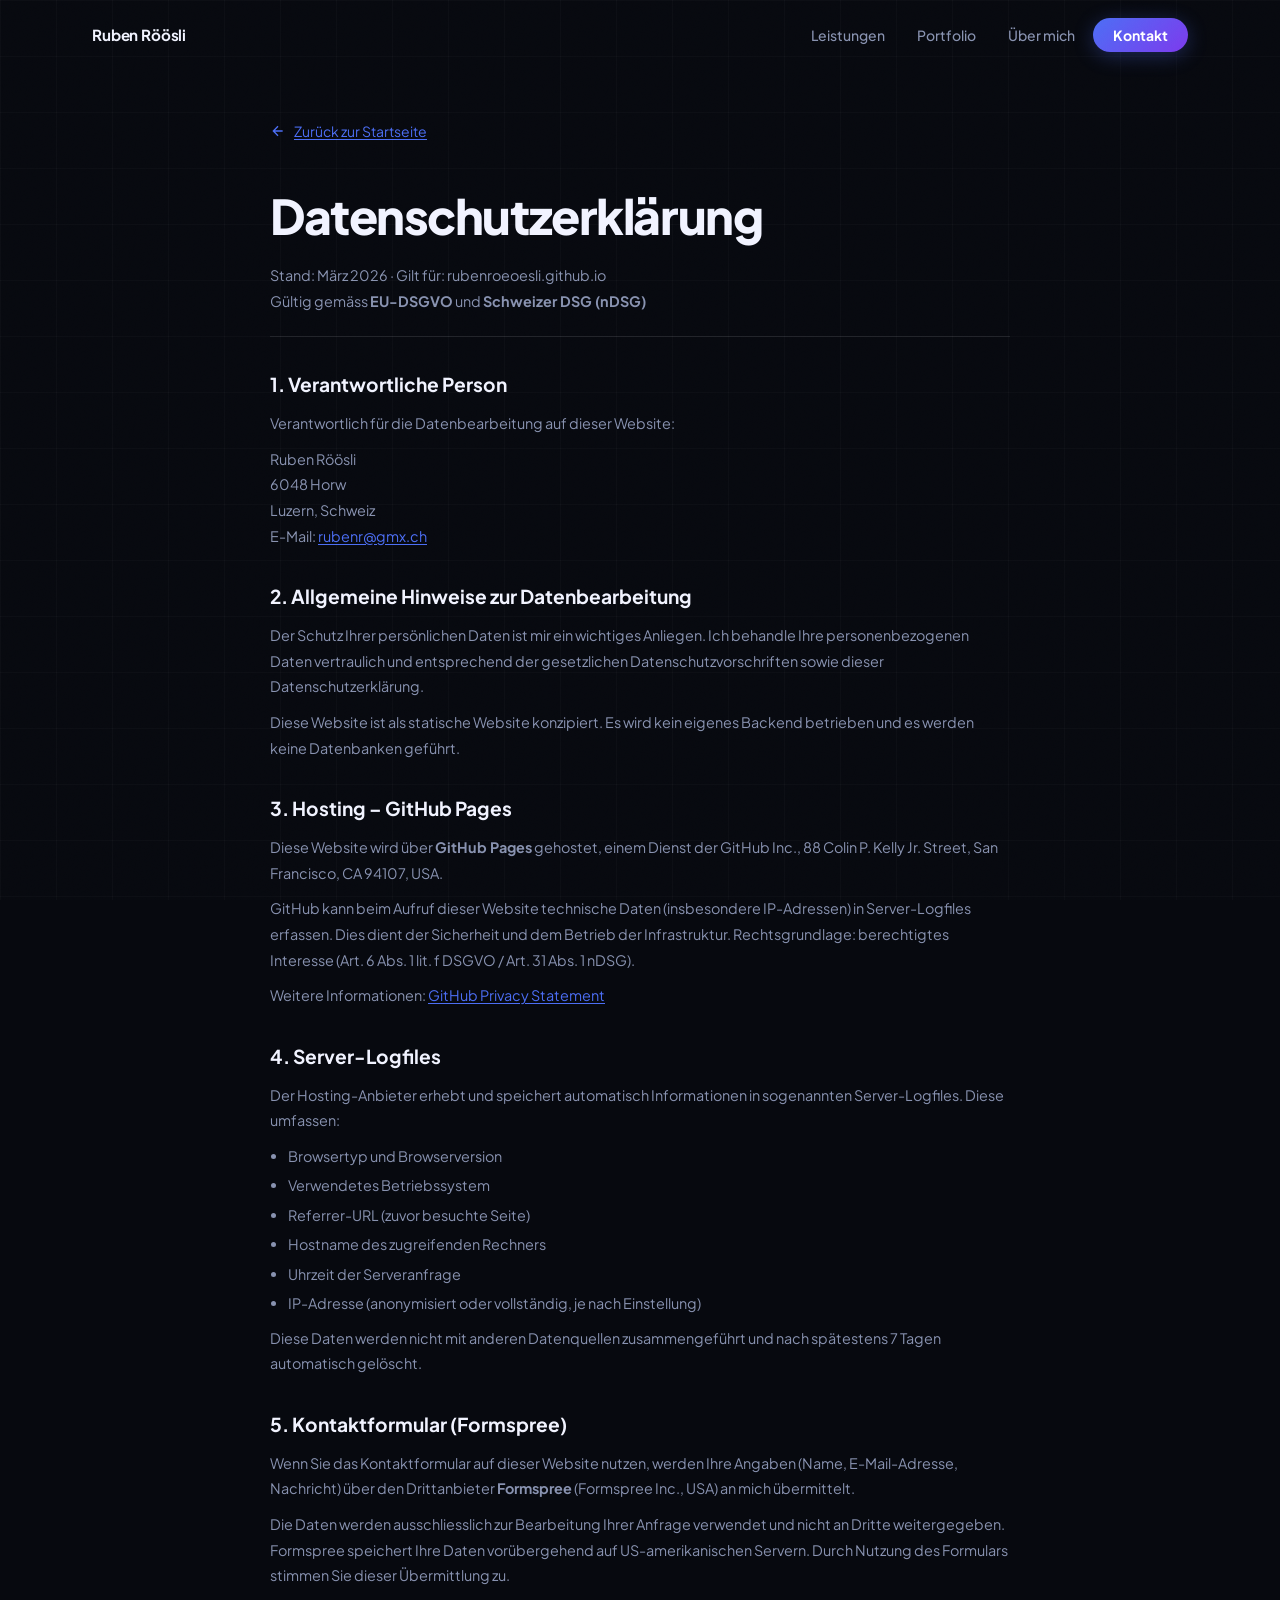
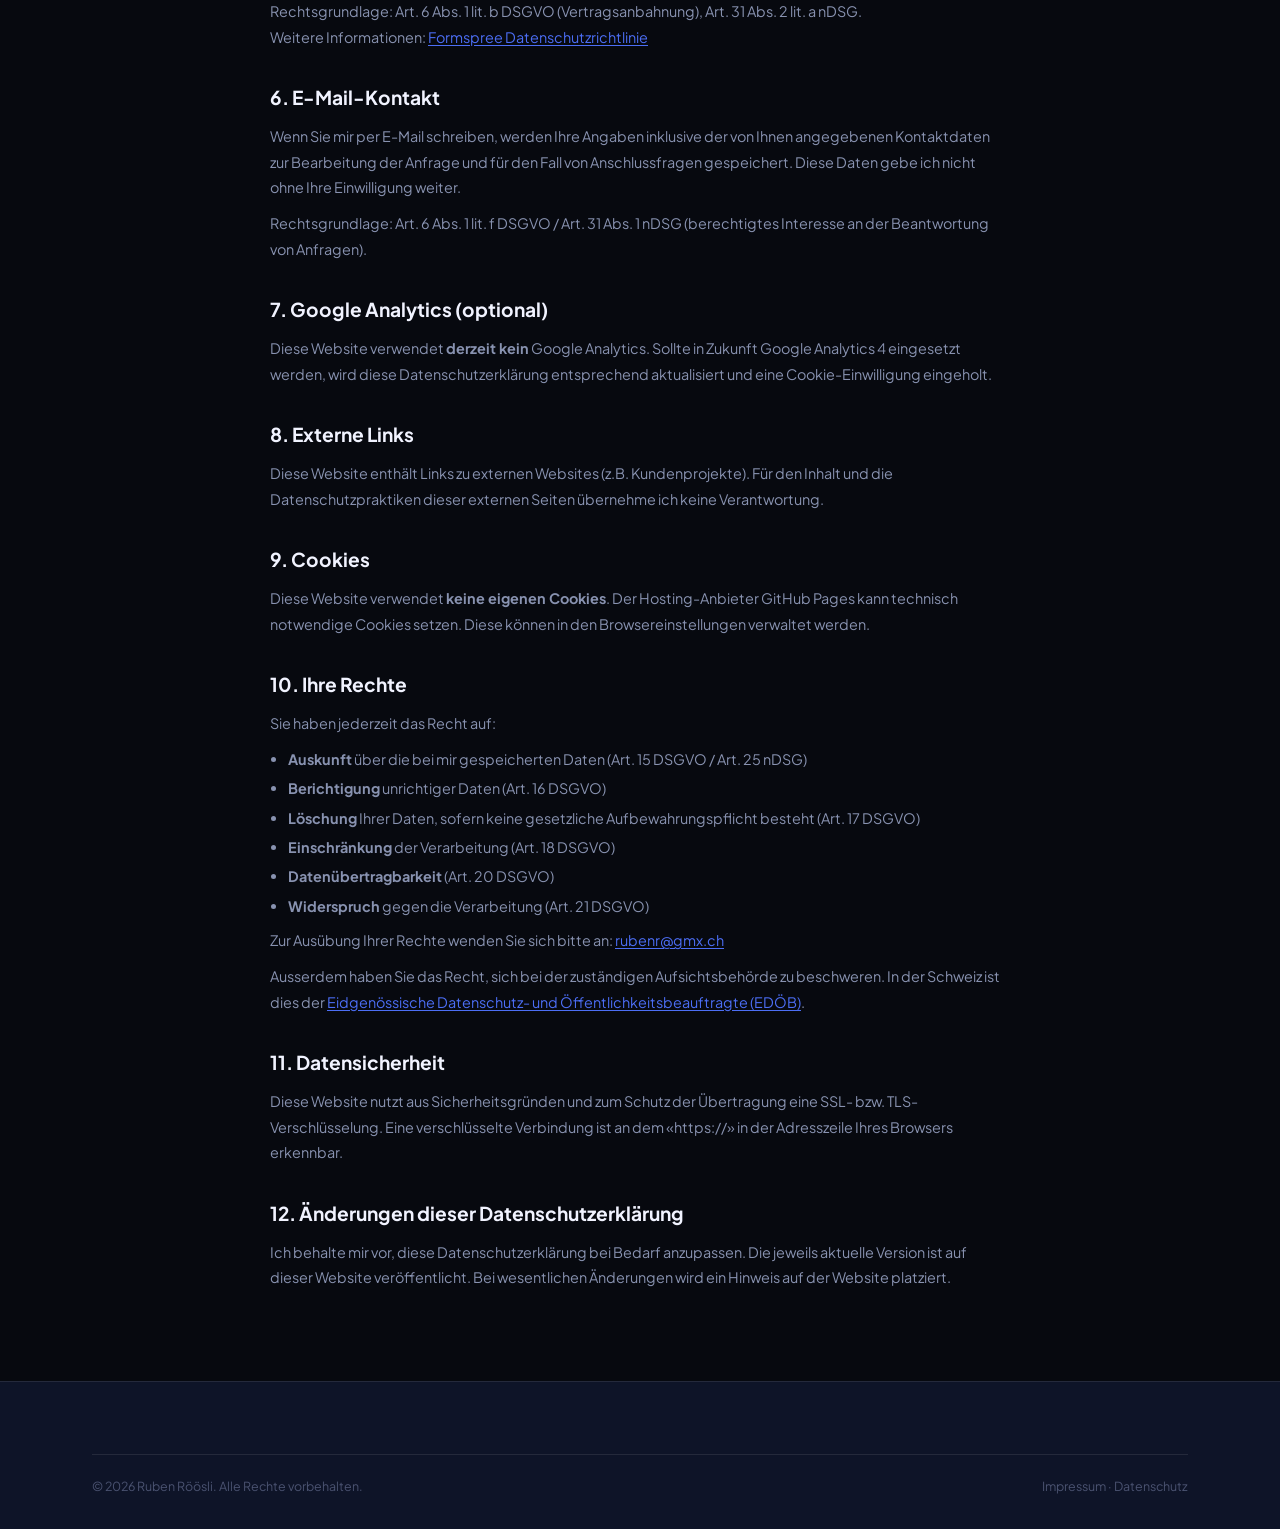
<file: datenschutz.html>
<!DOCTYPE html>
<html lang="de">
<head>
  <meta charset="UTF-8" />
  <meta name="viewport" content="width=device-width, initial-scale=1.0" />
  <meta name="robots" content="noindex, nofollow" />
  <title>Datenschutzerklärung – Ruben Röösli</title>
  <link rel="icon" href="assets/favicon.svg" type="image/svg+xml" />
  <link rel="preconnect" href="https://fonts.googleapis.com" />
  <link rel="preconnect" href="https://fonts.gstatic.com" crossorigin />
  <link href="https://fonts.googleapis.com/css2?family=Plus+Jakarta+Sans:ital,wght@0,300;0,400;0,500;0,600;0,700;0,800;1,400&display=swap" rel="stylesheet" />
  <link rel="stylesheet" href="css/styles.css" />
</head>
<body>

  <nav class="nav scrolled" id="nav">
    <div class="nav-container">
      <a href="index.html" class="nav-logo">
        Ruben Röösli
      </a>
      <ul class="nav-links" id="nav-links">
        <li><a href="index.html#leistungen" class="nav-link">Leistungen</a></li>
        <li><a href="index.html#portfolio"  class="nav-link">Portfolio</a></li>
        <li><a href="index.html#ueber-mich" class="nav-link">Über mich</a></li>
        <li><a href="index.html#kontakt"    class="nav-link nav-cta">Kontakt</a></li>
      </ul>
      <button class="hamburger" id="hamburger" aria-label="Menü" aria-expanded="false">
        <span></span><span></span><span></span>
      </button>
    </div>
  </nav>

  <main class="legal-page">
    <div class="container">
      <div class="legal-content">

        <a href="index.html" class="legal-back">
          <svg width="16" height="16" viewBox="0 0 24 24" fill="none" stroke="currentColor" stroke-width="2"><path d="M5 12h14M12 5l7 7-7 7"/></svg>
          Zurück zur Startseite
        </a>

        <h1>Datenschutzerklärung</h1>
        <p class="legal-meta">
          Stand: März 2026 · Gilt für: rubenroeoesli.github.io<br />
          Gültig gemäss <strong>EU-DSGVO</strong> und <strong>Schweizer DSG (nDSG)</strong>
        </p>

        <h2>1. Verantwortliche Person</h2>
        <p>
          Verantwortlich für die Datenbearbeitung auf dieser Website:
        </p>
        <p>
          Ruben Röösli<br />
          6048 Horw<br />
          Luzern, Schweiz<br />
          E-Mail: <a href="mailto:rubenr@gmx.ch">rubenr@gmx.ch</a>
        </p>

        <h2>2. Allgemeine Hinweise zur Datenbearbeitung</h2>
        <p>
          Der Schutz Ihrer persönlichen Daten ist mir ein wichtiges Anliegen.
          Ich behandle Ihre personenbezogenen Daten vertraulich und entsprechend
          der gesetzlichen Datenschutzvorschriften sowie dieser Datenschutzerklärung.
        </p>
        <p>
          Diese Website ist als statische Website konzipiert. Es wird kein eigenes
          Backend betrieben und es werden keine Datenbanken geführt.
        </p>

        <h2>3. Hosting – GitHub Pages</h2>
        <p>
          Diese Website wird über <strong>GitHub Pages</strong> gehostet, einem Dienst
          der GitHub Inc., 88 Colin P. Kelly Jr. Street, San Francisco, CA 94107, USA.
        </p>
        <p>
          GitHub kann beim Aufruf dieser Website technische Daten (insbesondere
          IP-Adressen) in Server-Logfiles erfassen. Dies dient der Sicherheit und
          dem Betrieb der Infrastruktur. Rechtsgrundlage: berechtigtes Interesse (Art. 6
          Abs. 1 lit. f DSGVO / Art. 31 Abs. 1 nDSG).
        </p>
        <p>
          Weitere Informationen:
          <a href="https://docs.github.com/en/site-policy/privacy-policies/github-privacy-statement" target="_blank" rel="noopener noreferrer">GitHub Privacy Statement</a>
        </p>

        <h2>4. Server-Logfiles</h2>
        <p>
          Der Hosting-Anbieter erhebt und speichert automatisch Informationen in
          sogenannten Server-Logfiles. Diese umfassen:
        </p>
        <ul>
          <li>Browsertyp und Browserversion</li>
          <li>Verwendetes Betriebssystem</li>
          <li>Referrer-URL (zuvor besuchte Seite)</li>
          <li>Hostname des zugreifenden Rechners</li>
          <li>Uhrzeit der Serveranfrage</li>
          <li>IP-Adresse (anonymisiert oder vollständig, je nach Einstellung)</li>
        </ul>
        <p>
          Diese Daten werden nicht mit anderen Datenquellen zusammengeführt und
          nach spätestens 7 Tagen automatisch gelöscht.
        </p>

        <h2>5. Kontaktformular (Formspree)</h2>
        <p>
          Wenn Sie das Kontaktformular auf dieser Website nutzen, werden Ihre
          Angaben (Name, E-Mail-Adresse, Nachricht) über den Drittanbieter
          <strong>Formspree</strong> (Formspree Inc., USA) an mich übermittelt.
        </p>
        <p>
          Die Daten werden ausschliesslich zur Bearbeitung Ihrer Anfrage verwendet
          und nicht an Dritte weitergegeben. Formspree speichert Ihre Daten
          vorübergehend auf US-amerikanischen Servern. Durch Nutzung des Formulars
          stimmen Sie dieser Übermittlung zu.
        </p>
        <p>
          Rechtsgrundlage: Art. 6 Abs. 1 lit. b DSGVO (Vertragsanbahnung),
          Art. 31 Abs. 2 lit. a nDSG.<br />
          Weitere Informationen:
          <a href="https://formspree.io/legal/privacy-policy" target="_blank" rel="noopener noreferrer">Formspree Datenschutzrichtlinie</a>
        </p>

        <h2>6. E-Mail-Kontakt</h2>
        <p>
          Wenn Sie mir per E-Mail schreiben, werden Ihre Angaben inklusive
          der von Ihnen angegebenen Kontaktdaten zur Bearbeitung der Anfrage
          und für den Fall von Anschlussfragen gespeichert. Diese Daten gebe
          ich nicht ohne Ihre Einwilligung weiter.
        </p>
        <p>
          Rechtsgrundlage: Art. 6 Abs. 1 lit. f DSGVO / Art. 31 Abs. 1 nDSG
          (berechtigtes Interesse an der Beantwortung von Anfragen).
        </p>

        <h2>7. Google Analytics (optional)</h2>
        <p>
          Diese Website verwendet <strong>derzeit kein</strong> Google Analytics.
          Sollte in Zukunft Google Analytics 4 eingesetzt werden, wird diese
          Datenschutzerklärung entsprechend aktualisiert und eine Cookie-Einwilligung
          eingeholt.
        </p>
        <!-- Falls Google Analytics aktiv:
        <p>
          Diese Website verwendet Google Analytics 4, einen Webanalysedienst der
          Google Ireland Limited, Gordon House, Barrow Street, Dublin 4, Irland.
          Google Analytics verwendet Cookies. Die erzeugten Informationen werden
          auf Servern von Google in den USA übertragen und gespeichert.
          IP-Adressen werden anonymisiert (IP-Anonymisierung aktiv).
          Rechtsgrundlage: Einwilligung gemäss Art. 6 Abs. 1 lit. a DSGVO.
          Sie können die Erfassung jederzeit mit dem Google Analytics Opt-out-Browser-Add-on
          deaktivieren.
        </p>
        -->

        <h2>8. Externe Links</h2>
        <p>
          Diese Website enthält Links zu externen Websites (z.B. Kundenprojekte).
          Für den Inhalt und die Datenschutzpraktiken dieser externen Seiten
          übernehme ich keine Verantwortung.
        </p>

        <h2>9. Cookies</h2>
        <p>
          Diese Website verwendet <strong>keine eigenen Cookies</strong>.
          Der Hosting-Anbieter GitHub Pages kann technisch notwendige Cookies
          setzen. Diese können in den Browsereinstellungen verwaltet werden.
        </p>

        <h2>10. Ihre Rechte</h2>
        <p>Sie haben jederzeit das Recht auf:</p>
        <ul>
          <li><strong>Auskunft</strong> über die bei mir gespeicherten Daten (Art. 15 DSGVO / Art. 25 nDSG)</li>
          <li><strong>Berichtigung</strong> unrichtiger Daten (Art. 16 DSGVO)</li>
          <li><strong>Löschung</strong> Ihrer Daten, sofern keine gesetzliche Aufbewahrungspflicht besteht (Art. 17 DSGVO)</li>
          <li><strong>Einschränkung</strong> der Verarbeitung (Art. 18 DSGVO)</li>
          <li><strong>Datenübertragbarkeit</strong> (Art. 20 DSGVO)</li>
          <li><strong>Widerspruch</strong> gegen die Verarbeitung (Art. 21 DSGVO)</li>
        </ul>
        <p>
          Zur Ausübung Ihrer Rechte wenden Sie sich bitte an:
          <a href="mailto:rubenr@gmx.ch">rubenr@gmx.ch</a>
        </p>
        <p>
          Ausserdem haben Sie das Recht, sich bei der zuständigen Aufsichtsbehörde
          zu beschweren. In der Schweiz ist dies der
          <a href="https://www.edoeb.admin.ch" target="_blank" rel="noopener noreferrer">Eidgenössische Datenschutz- und Öffentlichkeitsbeauftragte (EDÖB)</a>.
        </p>

        <h2>11. Datensicherheit</h2>
        <p>
          Diese Website nutzt aus Sicherheitsgründen und zum Schutz der Übertragung
          eine SSL- bzw. TLS-Verschlüsselung. Eine verschlüsselte Verbindung ist
          an dem «https://» in der Adresszeile Ihres Browsers erkennbar.
        </p>

        <h2>12. Änderungen dieser Datenschutzerklärung</h2>
        <p>
          Ich behalte mir vor, diese Datenschutzerklärung bei Bedarf anzupassen.
          Die jeweils aktuelle Version ist auf dieser Website veröffentlicht.
          Bei wesentlichen Änderungen wird ein Hinweis auf der Website platziert.
        </p>

      </div>
    </div>
  </main>

  <footer class="footer">
    <div class="container">
      <div class="footer-bottom">
        <p>© <span id="year"></span> Ruben Röösli. Alle Rechte vorbehalten.</p>
        <p>
          <a href="impressum.html">Impressum</a> ·
          <a href="datenschutz.html">Datenschutz</a>
        </p>
      </div>
    </div>
  </footer>

  <script src="js/main.js"></script>
</body>
</html>
</file>
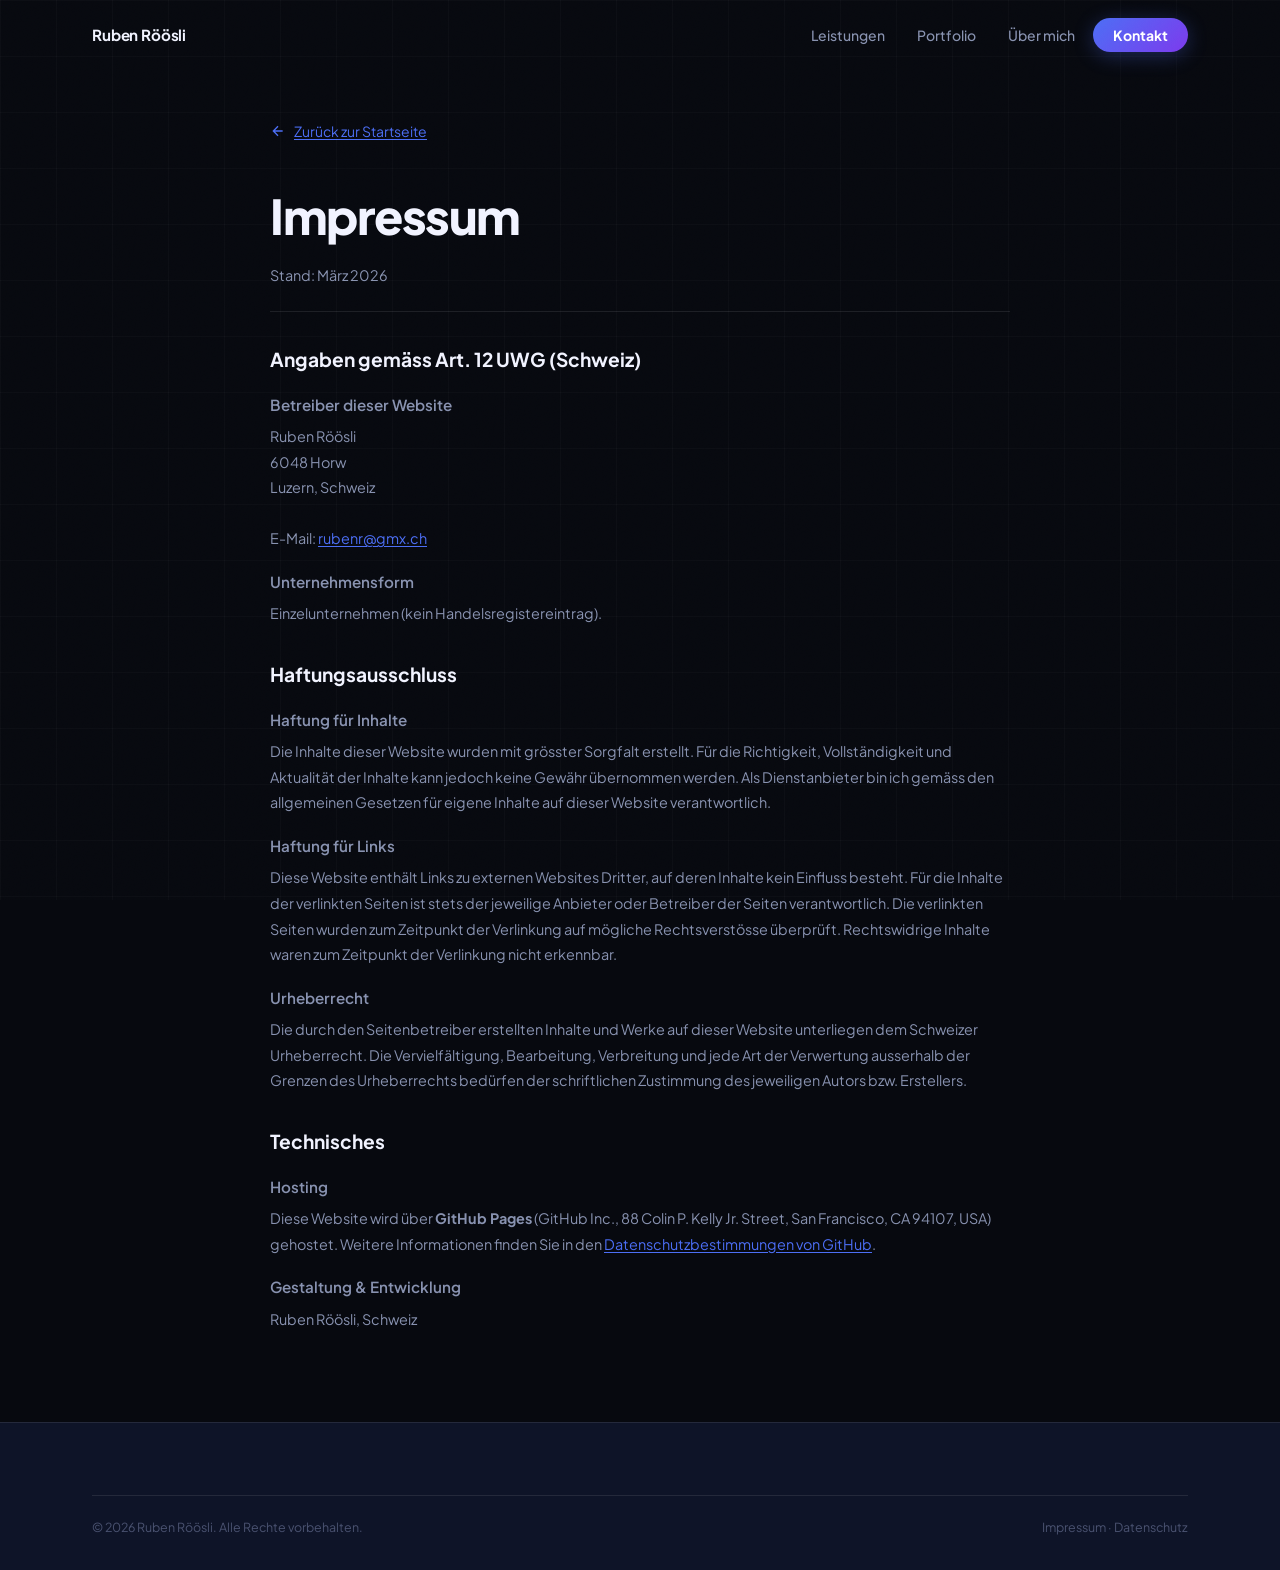
<file: impressum.html>
<!DOCTYPE html>
<html lang="de">
<head>
  <meta charset="UTF-8" />
  <meta name="viewport" content="width=device-width, initial-scale=1.0" />
  <meta name="robots" content="noindex, nofollow" />
  <title>Impressum – Ruben Röösli</title>
  <link rel="icon" href="assets/favicon.svg" type="image/svg+xml" />
  <link rel="preconnect" href="https://fonts.googleapis.com" />
  <link rel="preconnect" href="https://fonts.gstatic.com" crossorigin />
  <link href="https://fonts.googleapis.com/css2?family=Plus+Jakarta+Sans:ital,wght@0,300;0,400;0,500;0,600;0,700;0,800;1,400&display=swap" rel="stylesheet" />
  <link rel="stylesheet" href="css/styles.css" />
</head>
<body>

  <!-- Navigation -->
  <nav class="nav scrolled" id="nav">
    <div class="nav-container">
      <a href="index.html" class="nav-logo">
        Ruben Röösli
      </a>
      <ul class="nav-links" id="nav-links">
        <li><a href="index.html#leistungen" class="nav-link">Leistungen</a></li>
        <li><a href="index.html#portfolio"  class="nav-link">Portfolio</a></li>
        <li><a href="index.html#ueber-mich" class="nav-link">Über mich</a></li>
        <li><a href="index.html#kontakt"    class="nav-link nav-cta">Kontakt</a></li>
      </ul>
      <button class="hamburger" id="hamburger" aria-label="Menü" aria-expanded="false">
        <span></span><span></span><span></span>
      </button>
    </div>
  </nav>

  <!-- Content -->
  <main class="legal-page">
    <div class="container">
      <div class="legal-content">

        <a href="index.html" class="legal-back">
          <svg width="16" height="16" viewBox="0 0 24 24" fill="none" stroke="currentColor" stroke-width="2"><path d="M5 12h14M12 5l7 7-7 7"/></svg>
          Zurück zur Startseite
        </a>

        <h1>Impressum</h1>
        <p class="legal-meta">Stand: März 2026</p>

        <h2>Angaben gemäss Art. 12 UWG (Schweiz)</h2>

        <h3>Betreiber dieser Website</h3>
        <p>
          Ruben Röösli<br />
          6048 Horw<br />
          Luzern, Schweiz<br />
          <br />
          E-Mail: <a href="mailto:rubenr@gmx.ch">rubenr@gmx.ch</a><br />
          <!-- Telefon optional:
          Tel.: +41 79 XXX XX XX -->
        </p>

        <h3>Unternehmensform</h3>
        <p>Einzelunternehmen (kein Handelsregistereintrag).<br />
        <!-- Falls UID vorhanden: UID: CHE-XXX.XXX.XXX -->
        </p>

        <h2>Haftungsausschluss</h2>

        <h3>Haftung für Inhalte</h3>
        <p>
          Die Inhalte dieser Website wurden mit grösster Sorgfalt erstellt.
          Für die Richtigkeit, Vollständigkeit und Aktualität der Inhalte
          kann jedoch keine Gewähr übernommen werden. Als Dienstanbieter bin ich
          gemäss den allgemeinen Gesetzen für eigene Inhalte auf dieser Website
          verantwortlich.
        </p>

        <h3>Haftung für Links</h3>
        <p>
          Diese Website enthält Links zu externen Websites Dritter, auf deren
          Inhalte kein Einfluss besteht. Für die Inhalte der verlinkten Seiten
          ist stets der jeweilige Anbieter oder Betreiber der Seiten verantwortlich.
          Die verlinkten Seiten wurden zum Zeitpunkt der Verlinkung auf mögliche
          Rechtsverstösse überprüft. Rechtswidrige Inhalte waren zum Zeitpunkt
          der Verlinkung nicht erkennbar.
        </p>

        <h3>Urheberrecht</h3>
        <p>
          Die durch den Seitenbetreiber erstellten Inhalte und Werke auf dieser
          Website unterliegen dem Schweizer Urheberrecht. Die Vervielfältigung,
          Bearbeitung, Verbreitung und jede Art der Verwertung ausserhalb der
          Grenzen des Urheberrechts bedürfen der schriftlichen Zustimmung des
          jeweiligen Autors bzw. Erstellers.
        </p>

        <h2>Technisches</h2>
        <h3>Hosting</h3>
        <p>
          Diese Website wird über <strong>GitHub Pages</strong> (GitHub Inc.,
          88 Colin P. Kelly Jr. Street, San Francisco, CA 94107, USA) gehostet.
          Weitere Informationen finden Sie in den
          <a href="https://docs.github.com/en/site-policy/privacy-policies/github-privacy-statement" target="_blank" rel="noopener noreferrer">Datenschutzbestimmungen von GitHub</a>.
        </p>

        <h3>Gestaltung & Entwicklung</h3>
        <p>Ruben Röösli, Schweiz</p>

      </div>
    </div>
  </main>

  <!-- Footer -->
  <footer class="footer">
    <div class="container">
      <div class="footer-bottom">
        <p>© <span id="year"></span> Ruben Röösli. Alle Rechte vorbehalten.</p>
        <p>
          <a href="impressum.html">Impressum</a> ·
          <a href="datenschutz.html">Datenschutz</a>
        </p>
      </div>
    </div>
  </footer>

  <script src="js/main.js"></script>
</body>
</html>
</file>
<file: css/styles.css>
/* ═══════════════════════════════════════════════════
   RUBEN RÖÖSLI – Portfolio Website
   styles.css  |  Plus Jakarta Sans · Dark Theme
   ═══════════════════════════════════════════════════ */

/* ─────────────────────────────────────────────────── */
/* 1. CSS CUSTOM PROPERTIES                            */
/* ─────────────────────────────────────────────────── */
:root {
  /* Backgrounds */
  --bg:          #07090f;
  --bg-2:        #0e1428;
  --bg-card:     #141930;
  --bg-card-h:   #1a2040;

  /* Accent */
  --blue:        #4C6EF5;
  --purple:      #7C3AED;
  --cyan:        #38BDF8;
  --green:       #34D399;
  --pink:        #EC4899;
  --gradient:    linear-gradient(135deg, #4C6EF5, #7C3AED);
  --gradient-r:  linear-gradient(135deg, #7C3AED, #4C6EF5);

  /* Text */
  --t1: #F1F3FF;
  --t2: #8892B0;
  --t3: #4A5270;

  /* Borders */
  --border:   rgba(255,255,255,0.09);
  --border-h: rgba(255,255,255,0.18);

  /* Type */
  --font: 'Plus Jakarta Sans', sans-serif;

  /* Layout */
  --max:     1200px;
  --gap:     clamp(80px, 11vw, 140px);
  --radius:  16px;
  --radius-l: 24px;

  /* Motion */
  --ease: cubic-bezier(0.16, 1, 0.3, 1);
}

/* ─────────────────────────────────────────────────── */
/* 2. RESET & BASE                                     */
/* ─────────────────────────────────────────────────── */
*, *::before, *::after { box-sizing: border-box; margin: 0; padding: 0; }

html { scroll-behavior: smooth; font-size: 16px; overflow-x: hidden; width: 100%; }

body {
  font-family: var(--font);
  background: var(--bg);
  color: var(--t1);
  line-height: 1.6;
  overflow-x: hidden;
  -webkit-font-smoothing: antialiased;
  -moz-osx-font-smoothing: grayscale;
}

/* Alle Sektionen über den fixed Ambient-Orbs */
.nav, section, footer, .loader, .section-nav {
  position: relative;
  z-index: 1;
}

/* ── Seiteweite Ambient-Orbs ── */
.page-ambience {
  position: fixed;
  inset: 0;
  pointer-events: none;
  z-index: 0;
  overflow: hidden;
}
.pa-orb {
  position: absolute;
  border-radius: 50%;
  filter: blur(130px);
}
.pa-orb--1 {
  width: 700px; height: 700px;
  background: rgba(76,110,245,.07);
  top: -10%;
  left: -15%;
  animation: pa-drift-1 24s ease-in-out infinite;
}
.pa-orb--2 {
  width: 600px; height: 600px;
  background: rgba(124,58,237,.06);
  top: 30%;
  right: -12%;
  animation: pa-drift-2 30s ease-in-out infinite;
}
.pa-orb--3 {
  width: 800px; height: 500px;
  background: rgba(56,189,248,.045);
  bottom: 5%;
  left: 10%;
  animation: pa-drift-3 36s ease-in-out infinite;
}
.pa-orb--4 {
  width: 500px; height: 500px;
  background: rgba(236,72,153,.04);
  top: 60%;
  left: 50%;
  animation: pa-drift-4 28s ease-in-out infinite;
}

@keyframes pa-drift-1 {
  0%,100% { transform: translate(0, 0); }
  33%     { transform: translate(60px, 80px); }
  66%     { transform: translate(-40px, 50px); }
}
@keyframes pa-drift-2 {
  0%,100% { transform: translate(0, 0); }
  33%     { transform: translate(-80px, 60px); }
  66%     { transform: translate(40px, -80px); }
}
@keyframes pa-drift-3 {
  0%,100% { transform: translate(0, 0); }
  50%     { transform: translate(100px, -60px); }
}
@keyframes pa-drift-4 {
  0%,100% { transform: translate(0, 0); }
  25%     { transform: translate(-60px, -40px); }
  75%     { transform: translate(50px, 60px); }
}

/* Seitenweites Grid-Muster */
body::before {
  content: '';
  position: fixed;
  inset: 0;
  background-image:
    linear-gradient(rgba(255,255,255,.025) 1px, transparent 1px),
    linear-gradient(90deg, rgba(255,255,255,.025) 1px, transparent 1px);
  background-size: 56px 56px;
  pointer-events: none;
  z-index: 0;
}

/* Grain / noise texture overlay */
body::after {
  content: '';
  position: fixed;
  inset: 0;
  background-image: url("data:image/svg+xml,%3Csvg viewBox='0 0 200 200' xmlns='http://www.w3.org/2000/svg'%3E%3Cfilter id='n'%3E%3CfeTurbulence type='fractalNoise' baseFrequency='0.75' numOctaves='4' stitchTiles='stitch'/%3E%3C/filter%3E%3Crect width='100%25' height='100%25' filter='url(%23n)'/%3E%3C/svg%3E");
  background-size: 180px 180px;
  opacity: .035;
  pointer-events: none;
  z-index: 99999;
  mix-blend-mode: overlay;
}

img { max-width: 100%; height: auto; display: block; }
a   { color: inherit; text-decoration: none; }
ul  { list-style: none; }
button { font-family: var(--font); border: none; background: none; cursor: pointer; }

:focus-visible { outline: 2px solid var(--blue); outline-offset: 3px; border-radius: 4px; }
::selection    { background: rgba(76,110,245,0.3); color: var(--t1); }


/* ─────────────────────────────────────────────────── */
/* 3. UTILITIES                                        */
/* ─────────────────────────────────────────────────── */
.container {
  width: 100%;
  max-width: var(--max);
  margin: 0 auto;
  padding: 0 clamp(20px, 5vw, 52px);
}

.section { padding: var(--gap) 0; }

.gradient-text {
  background: var(--gradient);
  -webkit-background-clip: text;
  -webkit-text-fill-color: transparent;
  background-clip: text;
}

/* Scroll reveal */
.reveal-up {
  opacity: 0;
  transform: translateY(32px);
  transition: opacity .65s var(--ease) var(--delay, 0s),
              transform .65s var(--ease) var(--delay, 0s);
}
.reveal-left {
  opacity: 0;
  transform: translateX(-32px);
  transition: opacity .7s var(--ease) var(--delay, 0s),
              transform .7s var(--ease) var(--delay, 0s);
}
.reveal-right {
  opacity: 0;
  transform: translateX(32px);
  transition: opacity .7s var(--ease) var(--delay, 0s),
              transform .7s var(--ease) var(--delay, 0s);
}
.reveal-up.is-visible,
.reveal-left.is-visible,
.reveal-right.is-visible { opacity: 1; transform: none; }

/* Section header */
.section-header {
  text-align: center;
  max-width: 640px;
  margin: 0 auto clamp(48px, 7vw, 80px);
}

.section-tag {
  display: inline-flex;
  align-items: center;
  gap: 8px;
  font-size: .72rem;
  font-weight: 700;
  letter-spacing: .12em;
  text-transform: uppercase;
  color: var(--blue);
  padding: 5px 14px;
  border: 1px solid rgba(76,110,245,.3);
  border-radius: 100px;
  margin-bottom: 18px;
  background: rgba(76,110,245,.06);
}

.section-title {
  font-size: clamp(1.7rem, 3.8vw, 2.9rem);
  font-weight: 800;
  line-height: 1.15;
  letter-spacing: -.02em;
  margin-bottom: 16px;
  color: var(--t1);
}

.section-sub {
  font-size: 1rem;
  color: var(--t2);
  line-height: 1.75;
}


/* ─────────────────────────────────────────────────── */
/* 4. BUTTONS                                          */
/* ─────────────────────────────────────────────────── */
.btn {
  display: inline-flex;
  align-items: center;
  gap: 8px;
  padding: 13px 26px;
  border-radius: 100px;
  font-size: .9rem;
  font-weight: 700;
  letter-spacing: -.005em;
  transition: transform .22s var(--ease), box-shadow .22s var(--ease);
  position: relative;
  overflow: hidden;
}
.btn::after {
  content: '';
  position: absolute;
  inset: 0;
  background: rgba(255,255,255,.07);
  opacity: 0;
  transition: opacity .2s;
}
.btn:hover::after  { opacity: 1; }
.btn:active        { transform: scale(.97) !important; }

.btn-primary {
  background: var(--gradient);
  color: #fff;
  box-shadow: 0 4px 20px rgba(76,110,245,.0);
}
.btn-primary:hover {
  transform: translateY(-2px);
  box-shadow: 0 8px 32px rgba(76,110,245,.45);
}

.btn-ghost {
  color: var(--t1);
  border: 1.5px solid var(--border);
}
.btn-ghost:hover {
  border-color: var(--border-h);
  transform: translateY(-2px);
  background: rgba(255,255,255,.04);
}

.btn-full { width: 100%; justify-content: center; }


/* ─────────────────────────────────────────────────── */
/* 5. NAVIGATION                                       */
/* ─────────────────────────────────────────────────── */
.nav {
  position: fixed;
  top: 0; left: 0; right: 0;
  z-index: 1000;
  padding: 22px 0;
  transition: padding .3s var(--ease), background .3s, border-color .3s;
}
.nav.scrolled {
  padding: 13px 0;
  background: rgba(7,9,15,.88);
  backdrop-filter: blur(20px) saturate(1.5);
  -webkit-backdrop-filter: blur(20px) saturate(1.5);
  border-bottom: 1px solid var(--border);
}

.nav-container {
  display: flex;
  align-items: center;
  justify-content: space-between;
  max-width: var(--max);
  margin: 0 auto;
  padding: 0 clamp(20px, 5vw, 52px);
}

/* Logo = Name */
.nav-logo {
  font-size: .95rem;
  font-weight: 700;
  color: var(--t1);
  letter-spacing: -.01em;
  white-space: nowrap;
  transition: color .2s;
}
.nav-logo:hover { color: #fff; }

.nav-links {
  display: flex;
  align-items: center;
  gap: 4px;
}

.nav-link {
  font-size: .875rem;
  font-weight: 500;
  color: var(--t2);
  padding: 7px 14px;
  border-radius: 100px;
  transition: color .2s, background .2s;
}
.nav-link:hover,
.nav-link.active { color: var(--t1); background: rgba(255,255,255,.05); }

.nav-cta {
  background: var(--gradient) !important;
  color: #fff !important;
  font-weight: 700;
  padding: 8px 20px !important;
  box-shadow: 0 4px 20px rgba(76,110,245,.3);
  transition: transform .2s var(--ease), box-shadow .2s;
}
.nav-cta:hover {
  transform: translateY(-1px);
  box-shadow: 0 6px 26px rgba(76,110,245,.45);
}

/* Hamburger */
.hamburger {
  display: none;
  flex-direction: column;
  gap: 5px;
  padding: 5px;
}
.hamburger span {
  display: block;
  width: 22px; height: 2px;
  background: var(--t1);
  border-radius: 2px;
  transform-origin: center;
  transition: transform .3s var(--ease), opacity .3s;
}
.hamburger.open span:nth-child(1) { transform: translateY(7px) rotate(45deg); }
.hamburger.open span:nth-child(2) { opacity: 0; transform: scaleX(0); }
.hamburger.open span:nth-child(3) { transform: translateY(-7px) rotate(-45deg); }


/* ─────────────────────────────────────────────────── */
/* 6. HERO                                             */
/* ─────────────────────────────────────────────────── */
.hero {
  position: relative;
  min-height: 100svh;
  display: flex;
  flex-direction: column;
  align-items: center;
  justify-content: center;
  overflow: hidden;
  padding: 100px 0 80px;
}

/* Background orbs */
.hero-bg {
  position: absolute; inset: 0; pointer-events: none; z-index: 0;
  background:
    radial-gradient(ellipse 110% 70% at -5% 80%, rgba(76,110,245,.10) 0%, transparent 55%),
    radial-gradient(ellipse 80% 90% at 105% 5%, rgba(124,58,237,.09) 0%, transparent 50%),
    radial-gradient(ellipse 60% 50% at 55% 110%, rgba(56,189,248,.06) 0%, transparent 45%);
}

.orb {
  position: absolute;
  border-radius: 50%;
  filter: blur(90px);
  will-change: transform;
}
.orb-1 {
  width: clamp(380px, 55vw, 750px); height: clamp(380px, 55vw, 750px);
  background: radial-gradient(circle, rgba(76,110,245,.07) 0%, transparent 70%);
  top: -20%; left: -10%;
  animation: float1 20s ease-in-out infinite;
}
.orb-2 {
  width: clamp(280px, 40vw, 580px); height: clamp(280px, 40vw, 580px);
  background: radial-gradient(circle, rgba(124,58,237,.06) 0%, transparent 70%);
  top: 15%; right: -8%;
  animation: float2 24s ease-in-out infinite;
}
.orb-3 {
  width: clamp(180px, 28vw, 400px); height: clamp(180px, 28vw, 400px);
  background: radial-gradient(circle, rgba(56,189,248,.04) 0%, transparent 70%);
  bottom: 10%; left: 35%;
  animation: float3 17s ease-in-out infinite;
}
@keyframes float1 { 0%,100%{transform:translate(0,0)} 40%{transform:translate(3%,5%)} 70%{transform:translate(-2%,2%)} }
@keyframes float2 { 0%,100%{transform:translate(0,0)} 35%{transform:translate(-4%,4%)} 65%{transform:translate(3%,-2%)} }
@keyframes float3 { 0%,100%{transform:translate(0,0)} 50%{transform:translate(-3%,-4%)} }

.grid-overlay {
  position: absolute; inset: 0;
  background-image:
    linear-gradient(rgba(255,255,255,.038) 1px, transparent 1px),
    linear-gradient(90deg, rgba(255,255,255,.038) 1px, transparent 1px);
  background-size: 52px 52px;
  mask-image: radial-gradient(ellipse 100% 85% at 50% 10%, black 0%, transparent 100%);
  -webkit-mask-image: radial-gradient(ellipse 100% 85% at 50% 10%, black 0%, transparent 100%);
}

/* Hero two-column layout */
.hero-wrap {
  position: relative;
  z-index: 1;
  display: grid;
  grid-template-columns: 1fr 420px;
  gap: clamp(40px, 6vw, 80px);
  align-items: center;
  width: 100%;
  max-width: var(--max);
  padding: 0 clamp(20px, 5vw, 52px);
}

/* Hero left */
.hero-content { display: flex; flex-direction: column; align-items: flex-start; }

.hero-badge {
  display: inline-flex;
  align-items: center;
  gap: 9px;
  font-size: .78rem;
  font-weight: 600;
  letter-spacing: .06em;
  text-transform: uppercase;
  color: var(--t2);
  padding: 6px 16px 6px 10px;
  border: 1px solid var(--border);
  border-radius: 100px;
  margin-bottom: 28px;
  background: rgba(255,255,255,.02);
}
.badge-pulse {
  width: 7px; height: 7px;
  background: var(--green);
  border-radius: 50%;
  box-shadow: 0 0 8px var(--green);
  animation: pulse 2.2s ease-in-out infinite;
  flex-shrink: 0;
}
@keyframes pulse {
  0%,100% { opacity: 1; transform: scale(1); }
  50%      { opacity: .5; transform: scale(.7); }
}

.hero-name {
  font-size: clamp(2.6rem, 6.5vw, 5.2rem);
  font-weight: 800;
  line-height: 1.08;
  letter-spacing: -.035em;
  margin-bottom: 22px;
  color: var(--t1);
}

.hero-sub {
  font-size: clamp(.9rem, 1.6vw, 1.05rem);
  color: var(--t2);
  line-height: 1.8;
  margin-bottom: 36px;
  max-width: 520px;
}
.hero-sub strong { color: var(--t1); font-weight: 600; }

.hero-actions { display: flex; gap: 12px; flex-wrap: wrap; }

/* Scroll line */
.scroll-indicator {
  position: absolute;
  bottom: 32px; left: 50%;
  transform: translateX(-50%);
  z-index: 1;
  animation: fadeIn 1s var(--ease) 1.4s both;
}
@keyframes fadeIn { from { opacity: 0 } to { opacity: 1 } }
.scroll-line {
  width: 1px; height: 52px;
  background: linear-gradient(to bottom, var(--blue), transparent);
  margin: 0 auto;
  animation: scrollLine 2.2s ease-in-out infinite;
}
@keyframes scrollLine {
  0%   { transform: scaleY(0); transform-origin: top; }
  50%  { transform: scaleY(1); transform-origin: top; }
  51%  { transform: scaleY(1); transform-origin: bottom; }
  100% { transform: scaleY(0); transform-origin: bottom; opacity: 0; }
}


/* ─────────────────────────────────────────────────── */
/* 7. HERO VISUAL (Floating Project Card)              */
/* ─────────────────────────────────────────────────── */
.hero-visual {
  position: relative;
  display: flex;
  align-items: center;
  justify-content: center;
}

/* Main browser card */
.hv-card {
  width: 100%;
  border-radius: 14px;
  overflow: hidden;
  box-shadow:
    0 0 0 1px rgba(255,255,255,.08),
    0 30px 60px rgba(0,0,0,.5),
    0 0 80px rgba(76,110,245,.08);
  animation: heroFloat 5s ease-in-out infinite;
  background: #131625;
}
@keyframes heroFloat {
  0%,100% { transform: translateY(0); }
  50%      { transform: translateY(-10px); }
}

.hv-chrome {
  display: flex;
  align-items: center;
  gap: 10px;
  padding: 10px 14px;
  background: #1a1e30;
  border-bottom: 1px solid rgba(255,255,255,.06);
}
.hv-dot {
  width: 9px; height: 9px;
  border-radius: 50%;
  background: rgba(255,255,255,.12);
}
.hv-dot:nth-child(1) { background: #ff5f56; }
.hv-dot:nth-child(2) { background: #febc2e; }
.hv-dot:nth-child(3) { background: #28c840; }

.hv-url {
  flex: 1;
  display: flex;
  align-items: center;
  gap: 6px;
  background: rgba(255,255,255,.05);
  border: 1px solid rgba(255,255,255,.06);
  border-radius: 5px;
  padding: 4px 10px;
  font-size: .68rem;
  color: var(--t3);
  font-weight: 500;
  margin: 0 auto;
  max-width: 200px;
}
.hv-url svg { opacity: .6; flex-shrink: 0; }

/* Mini website screen */
.hv-screen {
  background: #f4f7ff;
  aspect-ratio: 16/9;
  overflow: hidden;
}

.hv-screenshot {
  width: 100%;
  height: 100%;
  object-fit: cover;
  object-position: top center;
  display: block;
  transition: transform .5s var(--ease);
}
.hv-card:hover .hv-screenshot { transform: scale(1.04) translateY(-1%); }


/* Floating quality badges */
.hv-badge {
  position: absolute;
  display: flex;
  align-items: center;
  gap: 8px;
  background: rgba(7,9,15,.92);
  border: 1px solid var(--border-h);
  border-radius: 100px;
  padding: 8px 14px;
  font-size: .75rem;
  font-weight: 600;
  color: var(--t1);
  backdrop-filter: blur(12px);
  white-space: nowrap;
  box-shadow: 0 8px 24px rgba(0,0,0,.35);
}

.hv-badge--perf {
  bottom: -18px;
  right: -10px;
  gap: 10px;
  animation: heroFloat 4.5s ease-in-out infinite .6s;
}
.perf-score {
  font-size: 1.6rem;
  font-weight: 800;
  background: linear-gradient(135deg, #34D399, #059669);
  -webkit-background-clip: text;
  -webkit-text-fill-color: transparent;
  background-clip: text;
  line-height: 1;
}
.perf-text { display: flex; flex-direction: column; }
.perf-label { font-size: .75rem; font-weight: 700; }
.perf-sub   { font-size: .65rem; color: var(--t3); font-weight: 400; }

.hv-badge--mobile {
  top: -14px;
  right: 20px;
  animation: heroFloat 3.8s ease-in-out infinite 1.1s;
}
.hv-badge--mobile svg { color: var(--blue); }

.hv-badge--live {
  top: 40%;
  left: -14px;
  animation: heroFloat 4.2s ease-in-out infinite .3s;
}
.live-dot {
  width: 7px; height: 7px;
  border-radius: 50%;
  background: var(--green);
  box-shadow: 0 0 8px var(--green);
  animation: pulse 2s ease-in-out infinite;
}


/* ─────────────────────────────────────────────────── */
/* 8. SERVICES                                         */
/* ─────────────────────────────────────────────────── */

/* ─────────────────────────────────────────────────── */
/* 8a. MARQUEE STRIP                                   */
/* ─────────────────────────────────────────────────── */
.marquee-strip {
  overflow: hidden;
  border-top: 1px solid var(--border);
  border-bottom: 1px solid var(--border);
  padding: 14px 0;
  background: rgba(255,255,255,.012);
}
.marquee-inner {
  display: flex;
  width: max-content;
  animation: marquee-scroll 35s linear infinite;
}
.marquee-inner:hover { animation-play-state: paused; }
.marquee-track {
  display: flex;
  align-items: center;
  gap: 28px;
  padding-right: 28px;
  white-space: nowrap;
}
.marquee-track span {
  font-size: .75rem;
  font-weight: 700;
  letter-spacing: .08em;
  text-transform: uppercase;
  color: var(--t2);
  transition: color .2s;
}
.marquee-inner:hover .marquee-track span { color: var(--t1); }
.mq-sep {
  color: var(--blue) !important;
  opacity: .6;
  font-size: .65rem;
}
@keyframes marquee-scroll {
  from { transform: translateX(0); }
  to   { transform: translateX(-50%); }
}

.services { background: var(--bg-2); }

.services-grid {
  display: grid;
  grid-template-columns: repeat(3, 1fr);
  gap: 16px;
}

.service-card {
  position: relative;
  background: var(--bg-card);
  border: 1px solid var(--border);
  border-radius: var(--radius-l);
  padding: 28px 24px;
  overflow: hidden;
  transition: transform .3s var(--ease), border-color .3s, background .3s;
}
.service-card:hover {
  transform: translateY(-5px);
  background: var(--bg-card-h);
}

/* Per-card accent color */
.service-card[data-color="blue"]:hover { border-color: rgba(76,110,245,.35); }
.service-card[data-color="cyan"]:hover { border-color: rgba(56,189,248,.35); }
.service-card[data-color="violet"]:hover { border-color: rgba(124,58,237,.35); }
.service-card[data-color="pink"]:hover { border-color: rgba(236,72,153,.35); }

/* Top accent line on hover */
.service-card::before {
  content: '';
  position: absolute;
  top: 0; left: 0; right: 0;
  height: 2px;
  transform: scaleX(0);
  transform-origin: left;
  transition: transform .4s var(--ease);
}
.service-card[data-color="blue"]::before   { background: linear-gradient(90deg, #4C6EF5, #7C3AED); }
.service-card[data-color="cyan"]::before   { background: linear-gradient(90deg, #38BDF8, #4C6EF5); }
.service-card[data-color="violet"]::before { background: linear-gradient(90deg, #7C3AED, #EC4899); }
.service-card[data-color="pink"]::before   { background: linear-gradient(90deg, #EC4899, #7C3AED); }
.service-card:hover::before { transform: scaleX(1); }

.service-icon {
  width: 46px; height: 46px;
  display: flex;
  align-items: center;
  justify-content: center;
  background: rgba(76,110,245,.1);
  border: 1px solid rgba(76,110,245,.2);
  border-radius: 12px;
  margin-bottom: 18px;
  transition: background .3s, border-color .3s;
}
.service-card:hover .service-icon {
  background: rgba(76,110,245,.18);
  border-color: rgba(76,110,245,.4);
}
.service-icon svg { width: 20px; height: 20px; color: var(--blue); }

.service-card[data-color="blue"]   .service-icon { background: rgba(76,110,245,.12); border-color: rgba(76,110,245,.22); }
.service-card[data-color="blue"]   .service-icon svg { color: #4C6EF5; }
.service-card[data-color="cyan"]   .service-icon { background: rgba(56,189,248,.12); border-color: rgba(56,189,248,.22); }
.service-card[data-color="cyan"]   .service-icon svg { color: #38BDF8; }
.service-card[data-color="violet"] .service-icon { background: rgba(124,58,237,.12); border-color: rgba(124,58,237,.22); }
.service-card[data-color="violet"] .service-icon svg { color: #7C3AED; }
.service-card[data-color="pink"]   .service-icon { background: rgba(236,72,153,.12); border-color: rgba(236,72,153,.22); }
.service-card[data-color="pink"]   .service-icon svg { color: #EC4899; }

.service-card h3 {
  font-size: 1.0rem;
  font-weight: 700;
  margin-bottom: 8px;
  letter-spacing: -.01em;
  color: var(--t1);
}
.service-card p {
  font-size: .875rem;
  color: var(--t2);
  line-height: 1.65;
  margin-bottom: 14px;
}
.service-features { display: flex; flex-direction: column; gap: 5px; }
.service-features li {
  font-size: .8rem;
  color: var(--t3);
  padding-left: 12px;
  position: relative;
}
.service-features li::before {
  content: '–';
  position: absolute; left: 0;
  color: var(--blue);
  font-size: .75rem;
}

.service-addon { border-style: dashed; }
.addon-badge {
  position: absolute; top: 14px; right: 14px;
  font-size: .65rem;
  font-weight: 700;
  letter-spacing: .08em;
  text-transform: uppercase;
  color: var(--purple);
  padding: 3px 10px;
  border: 1px solid rgba(124,58,237,.35);
  border-radius: 100px;
  background: rgba(124,58,237,.08);
}


/* ─────────────────────────────────────────────────── */
/* 9. PORTFOLIO                                        */
/* ─────────────────────────────────────────────────── */
.portfolio { position: relative; }
.portfolio::before {
  content: '';
  position: absolute; top: 0; left: 0; right: 0; height: 1px;
  background: linear-gradient(90deg, transparent, var(--blue), var(--purple), transparent);
}

.project-card {
  background: var(--bg-card);
  border: 1px solid var(--border);
  border-radius: var(--radius-l);
  overflow: hidden;
  transition: border-color .3s;
}
.project-card + .project-card {
  margin-top: 32px;
}
.project-card:hover { border-color: rgba(76,110,245,.3); }

.project-inner {
  display: grid;
  grid-template-columns: 1.1fr 1fr;
  min-height: 480px;
}
.project-inner--reverse {
  grid-template-columns: 1fr 1.1fr;
  direction: rtl;
}
.project-inner--reverse > * { direction: ltr; }

/* Browser mockup */
.mockup-wrapper {
  padding: 32px 28px 32px 32px;
  background: linear-gradient(135deg, rgba(76,110,245,.06), rgba(124,58,237,.04));
  display: flex;
  align-items: center;
  justify-content: center;
  position: relative;
}

.browser-mockup {
  position: relative;
  z-index: 1;
  width: 100%;
  border-radius: 12px;
  overflow: hidden;
  box-shadow:
    0 0 0 1px rgba(255,255,255,.07),
    0 28px 60px rgba(0,0,0,.5);
  transform-style: preserve-3d;
  transition: transform .4s var(--ease), box-shadow .4s var(--ease);
  transition: transform .5s var(--ease);
}

.browser-chrome {
  display: flex;
  align-items: center;
  gap: 10px;
  padding: 10px 14px;
  background: #1a1e30;
  border-bottom: 1px solid rgba(255,255,255,.06);
}
.browser-dots { display: flex; gap: 6px; flex-shrink: 0; }
.dot { width: 10px; height: 10px; border-radius: 50%; }
.dot-red    { background: #ff5f56; }
.dot-yellow { background: #febc2e; }
.dot-green  { background: #28c840; }

.browser-url-bar {
  flex: 1;
  display: flex;
  align-items: center;
  gap: 7px;
  background: rgba(255,255,255,.05);
  border: 1px solid rgba(255,255,255,.07);
  border-radius: 6px;
  padding: 5px 12px;
  font-size: .7rem;
  color: var(--t3);
  max-width: 260px;
  margin: 0 auto;
  font-weight: 500;
}
.browser-url-bar svg { opacity: .6; flex-shrink: 0; }

.browser-btns { display: flex; gap: 6px; }
.browser-btn {
  width: 22px; height: 22px;
  border-radius: 5px;
  background: rgba(255,255,255,.04);
  border: 1px solid rgba(255,255,255,.06);
}

.browser-content {
  position: relative;
  aspect-ratio: 16/9;
  overflow: hidden;
  background: #f4f7ff;
}

/* Screenshot */
.site-screenshot {
  position: absolute; inset: 0;
  width: 100%; height: 100%;
  object-fit: cover;
  object-position: top center;
}
.site-screenshot.hidden { display: none; }

/* CSS Placeholder */
.site-placeholder {
  position: absolute; inset: 0;
  background: #f4f7ff;
  display: flex; flex-direction: column; overflow: hidden;
}
.ph-nav {
  display: flex; align-items: center; justify-content: space-between;
  padding: 8px 16px;
  background: white;
  border-bottom: 1px solid #eaecf5;
  flex-shrink: 0; gap: 10px;
}
.ph-logo-box { display: flex; align-items: center; gap: 6px; }
.ph-logo-mark { width: 24px; height: 24px; border-radius: 5px; background: linear-gradient(135deg, #2a7f7a, #1a5c58); }
.ph-logo-mark--maison { background: linear-gradient(135deg, #ffcf00, #ff3600); }
.ph-logo-text { width: 64px; height: 7px; background: #d0d5e8; border-radius: 3px; }
.ph-nav-links { display: flex; gap: 10px; }
.ph-link { width: 40px; height: 6px; background: #dde1f0; border-radius: 3px; }
.ph-cta-mini { width: 64px; height: 24px; background: linear-gradient(135deg, #2a7f7a, #1a5c58); border-radius: 12px; }
.ph-cta-mini--maison { background: linear-gradient(135deg, #ffcf00, #ff3600); }
.ph-hero--maison { background: linear-gradient(135deg, #1a1a1a, #2d1a00); }
.ph-cta-btn--maison { background: linear-gradient(135deg, #ffcf00, #ff3600); }
.ph-hero {
  display: flex; align-items: center; justify-content: space-between;
  padding: 16px; flex: 1;
  background: linear-gradient(135deg, #0d6e68, #1a4a7a); gap: 12px;
}
.ph-hero-text { display: flex; flex-direction: column; gap: 7px; flex: 1; }
.ph-h1      { width: 90%; height: 14px; background: rgba(255,255,255,.7); border-radius: 3px; }
.ph-h1-sub  { width: 70%; height: 14px; background: rgba(255,255,255,.5); border-radius: 3px; }
.ph-h2      { width: 80%; height: 8px;  background: rgba(255,255,255,.3); border-radius: 3px; margin-top: 2px; }
.ph-cta-btn { width: 80px; height: 24px; background: rgba(255,255,255,.9); border-radius: 12px; margin-top: 6px; }
.ph-hero-img { width: 36%; height: 100px; background: rgba(255,255,255,.15); border-radius: 8px; flex-shrink: 0; }
.ph-cards { display: flex; gap: 8px; padding: 10px 16px; background: white; }
.ph-card { flex: 1; height: 52px; background: #eef1fa; border-radius: 6px; border: 1px solid #e0e5f0; }

.shimmer { position: relative; overflow: hidden; }
.shimmer::after {
  content: '';
  position: absolute; inset: 0;
  background: linear-gradient(90deg, transparent, rgba(255,255,255,.35), transparent);
  animation: shimmer 2s ease-in-out infinite;
  transform: translateX(-100%);
}
@keyframes shimmer { 100% { transform: translateX(100%); } }

/* Project info panel */
.project-info {
  padding: clamp(28px, 4vw, 48px);
  display: flex;
  flex-direction: column;
  justify-content: center;
  border-left: 1px solid var(--border);
}
.project-meta { display: flex; flex-wrap: wrap; gap: 7px; margin-bottom: 16px; }
.project-tag {
  font-size: .7rem;
  font-weight: 700;
  letter-spacing: .07em;
  text-transform: uppercase;
  color: var(--blue);
  padding: 4px 11px;
  border: 1px solid rgba(76,110,245,.3);
  border-radius: 100px;
  background: rgba(76,110,245,.07);
}
.project-title {
  font-size: clamp(1.5rem, 2.8vw, 2.1rem);
  font-weight: 800;
  letter-spacing: -.025em;
  margin-bottom: 14px;
  line-height: 1.15;
}
.project-desc {
  font-size: .9rem;
  color: var(--t2);
  line-height: 1.75;
  margin-bottom: 22px;
}
.project-highlights { display: flex; flex-direction: column; gap: 9px; margin-bottom: 28px; }
.project-highlights li {
  display: flex; align-items: center; gap: 8px;
  font-size: .875rem;
  color: var(--t2);
}
.project-highlights li svg { color: var(--blue); flex-shrink: 0; }
.project-link { align-self: flex-start; }

.portfolio-more {
  text-align: center;
  margin-top: 48px;
  padding: 28px;
  border: 1px dashed rgba(255,255,255,.07);
  border-radius: var(--radius-l);
  background: rgba(255,255,255,.01);
}
.portfolio-more p { font-size: .875rem; color: var(--t3); margin-bottom: 8px; }
.link-arrow {
  display: inline-flex; align-items: center; gap: 6px;
  font-size: .875rem; font-weight: 600;
  color: var(--blue);
  transition: gap .2s;
}
.link-arrow:hover { gap: 10px; }


/* ─────────────────────────────────────────────────── */
/* 10. ABOUT                                           */
/* ─────────────────────────────────────────────────── */
.about {
  background: linear-gradient(180deg, var(--bg), var(--bg-2));
}
.about-inner {
  display: grid;
  grid-template-columns: auto 1fr;
  gap: clamp(48px, 7vw, 96px);
  align-items: center;
}

/* Photo */
.about-photo-wrap {
  position: relative;
  width: clamp(240px, 30vw, 340px);
  flex-shrink: 0;
  padding-bottom: 16px;
}
.about-photo {
  width: 100%;
  display: block;
  border-radius: var(--radius-l);
  /* Black background of photo blends naturally with dark site */
  filter: brightness(1.02) contrast(1.02);
}
.about-photo-fallback {
  width: 100%;
  aspect-ratio: 3/4;
  border-radius: var(--radius-l);
  background: linear-gradient(135deg, rgba(76,110,245,.12), rgba(124,58,237,.1));
  border: 1px solid rgba(76,110,245,.2);
  align-items: center;
  justify-content: center;
  font-size: 4rem;
  font-weight: 800;
  background-clip: text;
  letter-spacing: -.04em;
  color: var(--blue);
}

.about-badge {
  position: absolute;
  bottom: 18px; right: -16px;
  display: flex;
  align-items: center;
  gap: 8px;
  font-size: .78rem;
  font-weight: 600;
  color: var(--t2);
  padding: 8px 14px;
  background: rgba(7,9,15,.92);
  border: 1px solid var(--border-h);
  border-radius: 100px;
  backdrop-filter: blur(12px);
  white-space: nowrap;
}

/* About text */
.about-text { padding: 8px 0; }
.about-title {
  font-size: clamp(1.7rem, 3.2vw, 2.7rem);
  font-weight: 800;
  line-height: 1.18;
  letter-spacing: -.025em;
  margin: 16px 0 22px;
}
.about-desc {
  font-size: .975rem;
  color: var(--t2);
  line-height: 1.8;
  margin-bottom: 14px;
}

/* Stats */
.about-stats {
  display: grid;
  grid-template-columns: repeat(4, 1fr);
  gap: 20px;
  margin-top: 36px;
  padding-top: 30px;
  border-top: 1px solid var(--border);
}

@media (max-width: 640px) {
  .about-stats { grid-template-columns: repeat(2, 1fr); gap: 18px 12px; }
}
.stat { display: flex; flex-direction: column; gap: 4px; }
.stat-num-wrap { display: flex; align-items: baseline; gap: 1px; }
.stat-number {
  font-size: 2.3rem;
  font-weight: 800;
  letter-spacing: -.03em;
  line-height: 1;
  background: var(--gradient);
  -webkit-background-clip: text;
  -webkit-text-fill-color: transparent;
  background-clip: text;
}
.stat-suffix,
.stat-prefix {
  font-size: 1.4rem;
  font-weight: 800;
  background: var(--gradient);
  -webkit-background-clip: text;
  -webkit-text-fill-color: transparent;
  background-clip: text;
}
.stat-label {
  font-size: .72rem;
  font-weight: 600;
  letter-spacing: .07em;
  text-transform: uppercase;
  color: var(--t3);
}


/* ─────────────────────────────────────────────────── */
/* 11. WHY ME                                          */
/* ─────────────────────────────────────────────────── */
.why { background: linear-gradient(180deg, var(--bg-2), var(--bg)); }
.why-grid {
  display: grid;
  grid-template-columns: repeat(3, 1fr);
  gap: 16px;
}
.why-card {
  padding: 28px 24px;
  background: var(--bg-card);
  border: 1px solid var(--border);
  border-radius: var(--radius-l);
  transition: transform .3s var(--ease), border-color .3s, background .3s;
  position: relative;
  overflow: hidden;
}
.why-card:hover {
  transform: translateY(-4px);
  border-color: rgba(76,110,245,.25);
  background: var(--bg-card-h);
}
.why-card::before {
  content: attr(data-num);
  position: absolute;
  bottom: -4px;
  right: 16px;
  font-size: 6.5rem;
  font-weight: 900;
  line-height: 1;
  letter-spacing: -.04em;
  color: rgba(76,110,245,.05);
  pointer-events: none;
  font-variant-numeric: tabular-nums;
  z-index: 0;
  transition: color .3s;
}
.why-card:hover::before { color: rgba(76,110,245,.08); }
.why-number {
  font-size: .75rem;
  font-weight: 800;
  letter-spacing: .06em;
  color: var(--blue);
  opacity: .6;
  margin-bottom: 14px;
  font-variant-numeric: tabular-nums;
}
.why-card h3 {
  font-size: .975rem;
  font-weight: 700;
  letter-spacing: -.01em;
  margin-bottom: 9px;
  color: var(--t1);
}
.why-card p {
  font-size: .86rem;
  color: var(--t2);
  line-height: 1.7;
}


/* ─────────────────────────────────────────────────── */
/* 12. CONTACT                                         */
/* ─────────────────────────────────────────────────── */
.contact {
  background: var(--bg-2);
  position: relative;
  overflow: hidden;
}
.contact::before {
  content: '';
  position: absolute;
  top: -160px; left: 50%;
  transform: translateX(-50%);
  width: 700px; height: 400px;
  background: radial-gradient(ellipse 100% 100% at 50% 0%, rgba(76,110,245,.07) 0%, transparent 70%);
  pointer-events: none;
}

.contact-inner {
  display: grid;
  grid-template-columns: 1fr 1.15fr;
  gap: clamp(40px, 7vw, 80px);
  align-items: start;
}

.contact-title {
  font-size: clamp(1.7rem, 3.2vw, 2.7rem);
  font-weight: 800;
  line-height: 1.18;
  letter-spacing: -.025em;
  margin: 16px 0 18px;
}
.contact-desc {
  font-size: .975rem;
  color: var(--t2);
  line-height: 1.75;
  margin-bottom: 28px;
}
.contact-email-link {
  display: inline-flex;
  align-items: center;
  gap: 10px;
  font-size: .925rem;
  font-weight: 600;
  color: var(--t2);
  padding: 10px 18px;
  border: 1px solid var(--border);
  border-radius: 100px;
  transition: color .2s, border-color .2s;
}
.contact-email-link:hover { color: var(--t1); border-color: var(--border-h); }
.contact-email-link svg { color: var(--blue); flex-shrink: 0; }

/* Form */
.contact-form {
  background: var(--bg-card);
  border: 1px solid var(--border);
  border-radius: var(--radius-l);
  padding: clamp(22px, 3.5vw, 36px);
}
.form-row {
  display: grid;
  grid-template-columns: 1fr 1fr;
  gap: 14px;
}
.form-group {
  display: flex; flex-direction: column; gap: 7px;
  margin-bottom: 14px;
}
.form-group:last-of-type { margin-bottom: 20px; }
.form-group label {
  font-size: .72rem;
  font-weight: 700;
  letter-spacing: .07em;
  text-transform: uppercase;
  color: var(--t3);
}
.form-group input,
.form-group textarea {
  background: rgba(255,255,255,.04);
  border: 1px solid var(--border);
  border-radius: 10px;
  padding: 11px 14px;
  font-size: .9rem;
  font-family: var(--font);
  font-weight: 400;
  color: var(--t1);
  outline: none;
  transition: border-color .2s, background .2s, box-shadow .2s;
  resize: vertical;
}
.form-group input::placeholder,
.form-group textarea::placeholder { color: var(--t3); }
.form-group input:focus,
.form-group textarea:focus {
  border-color: rgba(76,110,245,.6);
  background: rgba(76,110,245,.04);
  box-shadow: 0 0 0 3px rgba(76,110,245,.1);
}
.form-note {
  text-align: center;
  font-size: .78rem;
  color: var(--t3);
  margin-top: 12px;
}
.form-note a { color: var(--blue); text-decoration: underline; text-underline-offset: 2px; }

.form-success {
  display: none;
  flex-direction: column; align-items: center; justify-content: center;
  text-align: center; gap: 12px;
  padding: 48px 28px;
  background: rgba(52,211,153,.05);
  border: 1px solid rgba(52,211,153,.2);
  border-radius: var(--radius-l);
}
.form-success.show { display: flex; }
.form-success svg { color: var(--green); }
.form-success h4 { font-size: 1.2rem; font-weight: 700; }
.form-success p  { font-size: .88rem; color: var(--t2); }


/* ─────────────────────────────────────────────────── */
/* 13. FOOTER                                          */
/* ─────────────────────────────────────────────────── */
.footer {
  background: var(--bg-2);
  border-top: 1px solid var(--border);
  padding: clamp(48px, 7vw, 72px) 0 clamp(24px, 4vw, 32px);
}
.footer-inner {
  display: flex; justify-content: space-between; align-items: flex-start;
  gap: 40px; margin-bottom: 44px; flex-wrap: wrap;
}
.footer-logo {
  display: inline-block;
  font-size: 1.1rem;
  font-weight: 800;
  letter-spacing: -.02em;
  color: var(--t1);
  margin-bottom: 10px;
}
.footer-brand p { font-size: .85rem; color: var(--t3); line-height: 1.65; }
.footer-links   { display: flex; gap: 56px; }
.footer-col h4  {
  font-size: .7rem;
  font-weight: 700;
  letter-spacing: .1em;
  text-transform: uppercase;
  color: var(--t3);
  margin-bottom: 14px;
}
.footer-col ul  { display: flex; flex-direction: column; gap: 9px; }
.footer-col a   { font-size: .875rem; color: var(--t2); transition: color .2s; }
.footer-col a:hover { color: var(--t1); }
.footer-bottom {
  display: flex; justify-content: space-between; align-items: center;
  flex-wrap: wrap; gap: 8px;
  padding-top: 22px;
  border-top: 1px solid var(--border);
}
.footer-bottom p { font-size: .78rem; color: var(--t3); }


/* ─────────────────────────────────────────────────── */
/* 14. LEGAL PAGES                                     */
/* ─────────────────────────────────────────────────── */
.legal-page { min-height: 100vh; padding: 120px 0 80px; }
.legal-content { max-width: 740px; margin: 0 auto; }
.legal-content h1 {
  font-size: clamp(2rem, 5vw, 3rem);
  font-weight: 800;
  letter-spacing: -.03em;
  margin-bottom: 8px;
}
.legal-meta {
  font-size: .83rem; color: var(--t3);
  margin-bottom: 44px; padding-bottom: 22px;
  border-bottom: 1px solid var(--border);
}
.legal-content h2 {
  font-size: 1.2rem; font-weight: 700;
  color: var(--t1); margin: 32px 0 11px;
}
.legal-content h3 {
  font-size: .95rem; font-weight: 600;
  color: var(--t2); margin: 18px 0 7px;
}
.legal-content p  { font-size: .9rem; color: var(--t2); line-height: 1.78; margin-bottom: 10px; }
.legal-content ul { margin: 7px 0 10px 18px; list-style: disc; }
.legal-content ul li { font-size: .9rem; color: var(--t2); line-height: 1.7; margin-bottom: 5px; }
.legal-content a  { color: var(--blue); text-decoration: underline; text-underline-offset: 2px; }
.legal-back {
  display: inline-flex; align-items: center; gap: 8px;
  font-size: .875rem; color: var(--t2);
  margin-bottom: 36px;
  transition: color .2s, gap .2s;
}
.legal-back:hover { color: var(--t1); gap: 12px; }
.legal-back svg { transform: rotate(180deg); }


/* ─────────────────────────────────────────────────── */
/* 15. RESPONSIVE                                      */
/* ─────────────────────────────────────────────────── */

/* ≤ 1100px: hero stacks */
@media (max-width: 1100px) {
  .hero-wrap {
    grid-template-columns: 1fr;
    text-align: center;
  }
  .hero-content { align-items: center; }
  .hero-sub { max-width: 600px; }
  .hero-visual { display: none; }
}

/* ≤ 960px */
@media (max-width: 960px) {
  .services-grid     { grid-template-columns: repeat(2, 1fr); }
  .why-grid          { grid-template-columns: repeat(2, 1fr); }
  .project-inner     { grid-template-columns: 1fr; min-height: auto; }
  .project-info      { border-left: none; border-top: 1px solid var(--border); }
  .about-inner       { grid-template-columns: 1fr; justify-items: center; gap: 12px; }
  .about-photo-wrap  { width: clamp(220px, 55vw, 300px); }
  .about-badge       { right: -8px; }
  .about-text        { width: 100%; }
  .contact-inner     { grid-template-columns: 1fr; gap: 40px; }
}

/* ≤ 768px mobile */
@media (max-width: 768px) {
  .nav-links {
    position: fixed;
    top: 0; left: 0; right: 0; height: 100dvh;
    background: rgba(7,9,15,.97);
    backdrop-filter: blur(20px);
    flex-direction: column;
    align-items: center; justify-content: center;
    gap: 20px;
    opacity: 0; pointer-events: none;
    transform: translateY(-8px);
    transition: opacity .3s var(--ease), transform .3s var(--ease);
    z-index: 999;
  }
  .nav-links.open { opacity: 1; pointer-events: all; transform: none; }
  .nav-link { font-size: 1.35rem !important; padding: 10px 24px; }
  .nav-cta  { padding: 11px 30px !important; }
  .hamburger { display: flex; z-index: 1000; position: relative; }

  .services-grid { grid-template-columns: 1fr; }
  .why-grid      { grid-template-columns: 1fr; }
  .about-stats   { gap: 20px; }
  .form-row      { grid-template-columns: 1fr; }
  .footer-inner  { flex-direction: column; }
  .footer-links  { gap: 32px; }
  .footer-bottom { flex-direction: column; text-align: center; gap: 5px; }
}

@media (max-width: 440px) {
  .hero-actions { flex-direction: column; }
  .hero-actions .btn { justify-content: center; }
}

/* ═══════════════════════════════════════════════
   INTERAKTIVITÄT & WOW-EFFEKTE
   ═══════════════════════════════════════════════ */

/* Cursor-Glow entfernt (nicht gewünscht) */

/* ── Loader ── */
.loader {
  position: fixed; inset: 0; z-index: 9999;
  background: var(--bg);
  display: flex; align-items: center; justify-content: center;
  transition: opacity .55s var(--ease), visibility .55s var(--ease);
}
.loader.hidden { opacity: 0; visibility: hidden; pointer-events: none; }
.loader-inner {
  display: flex; flex-direction: column;
  align-items: center; gap: 18px;
}
.loader-ring {
  width: 36px; height: 36px;
  border: 2px solid rgba(255,255,255,.07);
  border-top-color: var(--blue);
  border-radius: 50%;
  animation: loaderSpin .75s linear infinite;
}
@keyframes loaderSpin { to { transform: rotate(360deg); } }
.loader-inner > span {
  font-size: .85rem; font-weight: 700;
  letter-spacing: .06em;
  color: var(--t3);
}

/* Scroll-Progress entfernt (nicht gewünscht) */

/* ── Cycling-Text im Hero ── */
.hero-line2 {
  white-space: nowrap;
  display: block;
}

/* Wrapper: fixe Breite via JS – verhindert Layout-Sprünge */
.cycle-wrap {
  display: inline-block;
  vertical-align: baseline;
  /* overflow: visible damit g/p/y-Unterlängen nie abgeschnitten werden */
  overflow: visible;
}

.cycle-word {
  display: inline-block;
  white-space: nowrap;
  background: var(--gradient);
  -webkit-background-clip: text;
  -webkit-text-fill-color: transparent;
  background-clip: text;
  /* Startzustand: voll sichtbar */
  clip-path: inset(-15% 0% -15% 0%);
}

/* Exit: Wipe nach rechts + leichtes Anheben */
.cycle-word.cycle-out {
  animation: cycleWordOut .3s var(--ease) forwards;
}

/* Enter: Wipe von links + leichtes Aufsteigen */
.cycle-word.cycle-in {
  animation: cycleWordIn .5s var(--ease) forwards;
}

@keyframes cycleWordOut {
  from {
    clip-path: inset(-15% 0%   -15% 0%);
    transform: translateY(0);
    opacity: 1;
  }
  to {
    clip-path: inset(-15% 0%   -15% 102%);
    transform: translateY(-8px);
    opacity: 0;
  }
}

@keyframes cycleWordIn {
  from {
    clip-path: inset(-15% 102% -15% 0%);
    transform: translateY(8px);
    opacity: 0;
  }
  to {
    clip-path: inset(-15% 0%   -15% 0%);
    transform: translateY(0);
    opacity: 1;
  }
}

/* ── Card Spotlight (Maus-Tracking Glow) ── */
.service-card,
.why-card {
  --mx: 50%;
  --my: 50%;
}
.service-card::after,
.why-card::after {
  content: '';
  position: absolute; inset: 0;
  background: radial-gradient(300px circle at var(--mx) var(--my), rgba(76,110,245,.11), transparent 65%);
  opacity: 0;
  transition: opacity .3s;
  border-radius: inherit;
  pointer-events: none;
  z-index: 0;
}
.service-card:hover::after,
.why-card:hover::after { opacity: 1; }

/* Spotlight hinter Card-Inhalt: negative z-index statt position override */
.service-card::after,
.why-card::after { z-index: -1; }

/* Isolation damit negative z-index nur innerhalb der Card gilt */
.service-card,
.why-card { isolation: isolate; }

/* ── Sektion-Dots Navigation (links) ── */
.section-nav {
  position: fixed;
  left: 28px; top: 50%;
  transform: translateY(-50%);
  z-index: 500;
  display: flex; flex-direction: column;
  gap: 12px;
  opacity: 0;
  transition: opacity .5s var(--ease);
}
.section-nav.visible { opacity: 1; }

.sn-dot {
  width: 7px; height: 7px;
  border-radius: 50%;
  background: var(--t3);
  border: none;
  padding: 0;
  cursor: pointer;
  transition: transform .25s var(--ease), background .25s, box-shadow .25s;
  position: relative;
}
.sn-dot.active {
  background: var(--blue);
  transform: scale(1.7);
  box-shadow: 0 0 10px rgba(76,110,245,.55);
}
.sn-dot:hover:not(.active) {
  background: var(--t2);
  transform: scale(1.4);
}
/* Tooltip */
.sn-dot::after {
  content: attr(title);
  position: absolute;
  left: calc(100% + 12px); top: 50%;
  transform: translateY(-50%);
  font-size: .72rem; font-weight: 600;
  color: var(--t1);
  white-space: nowrap;
  opacity: 0; pointer-events: none;
  background: rgba(13,16,32,.92);
  border: 1px solid var(--border);
  padding: 4px 10px; border-radius: 6px;
  transition: opacity .2s, transform .2s;
  transform: translateY(-50%) translateX(-4px);
  font-family: var(--font);
}
.sn-dot:hover::after {
  opacity: 1;
  transform: translateY(-50%) translateX(0);
}

@media (max-width: 1280px) { .section-nav { display: none; } }

/* ── Portfolio Mockup: Hover hebt den Mockup leicht an ── */
.project-card:hover .browser-mockup {
  transform: translateY(-4px) scale(1.01);
  box-shadow:
    0 0 0 1px rgba(76,110,245,.2),
    0 36px 80px rgba(0,0,0,.6);
}

/* ── Reveal: leicht verbessert mit scale ── */
.reveal-up {
  opacity: 0;
  transform: translateY(30px) scale(0.98);
  transition: opacity .7s var(--ease) var(--delay, 0s),
              transform .7s var(--ease) var(--delay, 0s);
}
.reveal-up.is-visible {
  opacity: 1;
  transform: none;
}

/* ── Magnetic Button – Transition beim Verlassen ── */
.btn-primary {
  transition: transform .35s var(--ease), box-shadow .22s var(--ease);
}

/* ── Hero Name: Split-Line Overflow-Clip ── */
.hero-name {
  overflow: visible; /* Behalte overflow sichtbar für Clip-Animation */
}

/* ── Smooth underline auf nav links ── */
.nav-link {
  position: relative;
}
.nav-link::after {
  content: '';
  position: absolute;
  bottom: 4px; left: 14px; right: 14px;
  height: 1.5px;
  background: var(--gradient);
  transform: scaleX(0);
  transform-origin: left;
  transition: transform .3s var(--ease);
  border-radius: 2px;
}
.nav-link:hover::after,
.nav-link.active::after { transform: scaleX(1); }

/* ── Stats: Pulse auf den Zahlen beim Erscheinen ── */
.stat-number.counted {
  animation: statPop .4s var(--ease);
}
@keyframes statPop {
  0%   { transform: scale(1); }
  50%  { transform: scale(1.12); }
  100% { transform: scale(1); }
}

/* ── Project card: Tilt-Schein beim Hover ── */
.project-card {
  transition: border-color .3s, box-shadow .4s var(--ease);
}
.project-card:hover {
  box-shadow: 0 20px 60px rgba(76,110,245,.08), 0 0 0 1px rgba(76,110,245,.2);
}

/* ── Why-Cards: Nummern leuchten beim Hover ── */
.why-card:hover .why-number {
  color: var(--blue);
  opacity: 1;
  text-shadow: 0 0 20px rgba(76,110,245,.5);
  transition: color .3s, opacity .3s, text-shadow .3s;
}

/* ═══════════════════════════════════════════════════ */
/* SOCIAL MEDIA SECTION                               */
/* ═══════════════════════════════════════════════════ */
.social-media-section {
  background: linear-gradient(180deg, var(--bg-2), var(--bg));
  overflow: hidden;
}

.sm-inner {
  display: grid;
  grid-template-columns: 1fr 420px;
  gap: clamp(48px, 7vw, 96px);
  align-items: center;
}

/* Text side */
.sm-content {
  display: flex;
  flex-direction: column;
}
.sm-title {
  font-size: clamp(1.9rem, 3.5vw, 3rem);
  font-weight: 800;
  letter-spacing: -.03em;
  line-height: 1.15;
  margin: 16px 0 18px;
}
.sm-desc {
  font-size: .975rem;
  color: var(--t2);
  line-height: 1.8;
  margin-bottom: 24px;
  max-width: 480px;
}

/* Platform badges */
.sm-platforms {
  display: flex;
  gap: 10px;
  flex-wrap: wrap;
  margin-bottom: 28px;
}
.sm-platform {
  display: inline-flex;
  align-items: center;
  gap: 7px;
  font-size: .75rem;
  font-weight: 700;
  letter-spacing: .04em;
  text-transform: uppercase;
  color: var(--t2);
  background: var(--bg-card);
  border: 1px solid var(--border);
  border-radius: 100px;
  padding: 6px 14px 6px 10px;
  transition: border-color .2s, color .2s;
}
.sm-platform:hover { border-color: var(--border-h); color: var(--t1); }

/* Checklist */
.sm-checklist {
  display: flex;
  flex-direction: column;
  gap: 12px;
}
.sm-checklist li {
  display: flex;
  align-items: center;
  gap: 10px;
  font-size: .9rem;
  color: var(--t2);
}
.sm-checklist li svg {
  color: var(--green);
  flex-shrink: 0;
}

/* Phone mockup */
.sm-visual {
  position: relative;
  display: flex;
  justify-content: center;
}

.sm-phone {
  width: 300px;
  background: #111827;
  border-radius: 28px;
  border: 1px solid var(--border-h);
  padding: 16px;
  display: flex;
  flex-direction: column;
  gap: 12px;
  box-shadow: 0 32px 80px rgba(0,0,0,.5), 0 0 0 1px rgba(255,255,255,.05);
}

.sm-post {
  background: var(--bg-card);
  border-radius: 14px;
  overflow: hidden;
  border: 1px solid var(--border);
}
.sm-post-header {
  display: flex;
  align-items: center;
  gap: 10px;
  padding: 10px 12px 8px;
}
.sm-avatar {
  width: 30px; height: 30px;
  border-radius: 50%;
  background: linear-gradient(135deg, var(--blue), var(--purple));
  flex-shrink: 0;
}
.sm-post-meta { flex: 1; display: flex; flex-direction: column; gap: 4px; }
.sm-username { height: 7px; width: 80px; background: var(--border-h); border-radius: 4px; }
.sm-time     { height: 5px; width: 50px; background: var(--border); border-radius: 4px; }

.sm-post-img {
  height: 140px;
  background: linear-gradient(135deg, rgba(76,110,245,.2), rgba(124,58,237,.15));
}
.sm-post-img--1 {
  background: linear-gradient(135deg, #1a2040 0%, #141930 40%, rgba(124,58,237,.2) 100%);
}

.sm-post-actions {
  display: flex;
  gap: 14px;
  padding: 10px 12px 6px;
}
.sm-action {
  display: flex;
  align-items: center;
  gap: 5px;
  font-size: .72rem;
  color: var(--t3);
}
.sm-action--heart svg { color: #EC4899; }

.sm-caption-lines {
  padding: 0 12px 12px;
  display: flex;
  flex-direction: column;
  gap: 5px;
}
.sm-line { height: 6px; background: var(--border); border-radius: 3px; }
.sm-line--full { width: 100%; }
.sm-line--half { width: 65%; }

/* Reel post */
.sm-post--reel {
  height: 120px;
  position: relative;
}
.sm-reel-bg {
  position: absolute; inset: 0;
  background: linear-gradient(135deg, #1e0a3c, rgba(124,58,237,.3), #0a1628);
}
.sm-reel-overlay {
  position: absolute; inset: 0;
  display: flex;
  justify-content: space-between;
  align-items: flex-end;
  padding: 10px 12px;
}
.sm-reel-badge {
  display: flex;
  align-items: center;
  gap: 5px;
  font-size: .68rem;
  font-weight: 700;
  color: white;
  background: rgba(0,0,0,.5);
  padding: 3px 8px;
  border-radius: 100px;
  backdrop-filter: blur(6px);
}
.sm-reel-stats {
  font-size: .72rem;
  font-weight: 700;
  color: white;
}

/* Story post */
.sm-post--story {
  padding: 12px;
  display: flex;
  align-items: center;
  gap: 10px;
}
.sm-story-ring {
  width: 36px; height: 36px;
  border-radius: 50%;
  background: linear-gradient(135deg, var(--pink), var(--purple), var(--blue));
  padding: 2px;
  flex-shrink: 0;
}
.sm-story-avatar {
  width: 100%; height: 100%;
  border-radius: 50%;
  background: #1a2040;
  border: 2px solid #111827;
}
.sm-story-label {
  flex: 1;
  font-size: .78rem;
  font-weight: 600;
  color: var(--t1);
}
.sm-story-views {
  font-size: .72rem;
  color: var(--green);
  font-weight: 600;
}

/* Floating stat badge */
.sm-stat-badge {
  position: absolute;
  bottom: -16px;
  right: -16px;
  display: flex;
  align-items: center;
  gap: 10px;
  background: rgba(7,9,15,.95);
  border: 1px solid var(--border-h);
  border-radius: 14px;
  padding: 12px 16px;
  backdrop-filter: blur(12px);
  box-shadow: 0 8px 32px rgba(0,0,0,.4);
}
.sm-stat-icon { font-size: 1.4rem; }
.sm-stat-val {
  font-size: 1.1rem;
  font-weight: 800;
  color: var(--green);
  line-height: 1;
}
.sm-stat-lbl {
  font-size: .7rem;
  color: var(--t3);
  margin-top: 2px;
}


/* ═══════════════════════════════════════════════════ */
/* PRICING SECTION                                    */
/* ═══════════════════════════════════════════════════ */
.pricing {
  background: var(--bg-2);
}

/* ── Grid ── */
.pricing-grid {
  display: grid;
  grid-template-columns: repeat(2, 1fr);
  gap: 20px;
  align-items: stretch;
  margin-top: 8px;
  max-width: 820px;
  margin-left: auto;
  margin-right: auto;
}

/* ── Base card ── */
.pricing-card {
  position: relative;
  background: var(--bg-card);
  border: 1px solid var(--border);
  border-radius: var(--radius-l);
  padding: 36px 32px 32px;
  display: flex;
  flex-direction: column;
  gap: 0;
  transition: transform .3s var(--ease), border-color .3s, box-shadow .3s;
  isolation: isolate;
  overflow: hidden;
}
.pricing-card:hover {
  transform: translateY(-5px);
  border-color: var(--border-h);
  box-shadow: 0 24px 60px rgba(0,0,0,.25);
}
.pricing-card::after {
  content: '';
  position: absolute; inset: 0;
  background: radial-gradient(300px circle at var(--mx) var(--my), rgba(76,110,245,.08), transparent 65%);
  opacity: 0;
  transition: opacity .4s;
  z-index: -1;
}
.pricing-card:hover::after { opacity: 1; }

/* ── Featured (Starter) ── */
.pricing-featured {
  border-color: rgba(76,110,245,.45);
  background: linear-gradient(160deg, rgba(76,110,245,.1) 0%, var(--bg-card) 55%);
  box-shadow: 0 0 0 1px rgba(76,110,245,.15), 0 16px 48px rgba(76,110,245,.08);
}
.pricing-featured:hover {
  border-color: rgba(76,110,245,.7);
  box-shadow: 0 0 0 1px rgba(76,110,245,.3), 0 28px 64px rgba(76,110,245,.14);
}
.pricing-featured .plan-features li { color: var(--t1); }

/* ── Premium card ── */
.pricing-card:not(.pricing-featured):not(.pricing-card--sm) {
  border-color: rgba(124,58,237,.2);
  background: linear-gradient(160deg, rgba(124,58,237,.06) 0%, var(--bg-card) 55%);
}
.pricing-card:not(.pricing-featured):not(.pricing-card--sm):hover {
  border-color: rgba(124,58,237,.4);
}

/* ── Social Media card ── */
.pricing-card--sm {
  border-color: rgba(236,72,153,.25);
  background: linear-gradient(160deg, rgba(236,72,153,.07) 0%, var(--bg-card) 50%);
}
.pricing-card--sm:hover {
  border-color: rgba(236,72,153,.45);
  box-shadow: 0 24px 60px rgba(236,72,153,.08);
}
.pricing-card--sm::after {
  background: radial-gradient(300px circle at var(--mx) var(--my), rgba(236,72,153,.07), transparent 65%);
}
.pricing-card--sm .plan-features li { color: var(--t1); }

/* ── Popular badge ── */
.plan-popular {
  position: absolute;
  top: 0; left: 50%;
  transform: translateX(-50%);
  background: var(--gradient);
  color: white;
  font-size: .68rem;
  font-weight: 800;
  letter-spacing: .07em;
  text-transform: uppercase;
  padding: 5px 18px;
  border-radius: 0 0 14px 14px;
  white-space: nowrap;
}

/* ── Tags ── */
.plan-tag {
  display: inline-flex;
  align-self: flex-start;
  font-size: .68rem;
  font-weight: 700;
  letter-spacing: .07em;
  text-transform: uppercase;
  color: var(--blue);
  background: rgba(76,110,245,.12);
  border: 1px solid rgba(76,110,245,.2);
  border-radius: 100px;
  padding: 4px 12px;
  margin-bottom: 16px;
  margin-top: 14px;
}
.plan-tag--pink {
  color: var(--pink);
  background: rgba(236,72,153,.12);
  border-color: rgba(236,72,153,.25);
}
.plan-tag--purple {
  color: #a78bfa;
  background: rgba(124,58,237,.12);
  border-color: rgba(124,58,237,.25);
}

/* ── Name & desc ── */
.plan-name {
  font-size: 1.4rem;
  font-weight: 800;
  letter-spacing: -.02em;
  color: var(--t1);
  margin-bottom: 8px;
}
.plan-desc {
  font-size: .87rem;
  color: var(--t2);
  line-height: 1.65;
  margin-bottom: 20px;
  flex: none;
}

/* ── Price ── */
.plan-price {
  display: flex;
  align-items: baseline;
  gap: 6px;
  margin-bottom: 24px;
  padding-bottom: 24px;
  border-bottom: 1px solid var(--border);
}
.plan-amount {
  font-size: 2.6rem;
  font-weight: 800;
  letter-spacing: -.04em;
  color: var(--t1);
  line-height: 1;
}
.plan-amount--req {
  font-size: 1.25rem;
  font-weight: 700;
  color: var(--t2);
}
.plan-currency {
  font-size: .9rem;
  font-weight: 600;
  color: var(--t3);
}

/* ── Features ── */
.plan-features {
  display: flex;
  flex-direction: column;
  gap: 11px;
  margin-bottom: 28px;
  flex: 1;
}
.plan-features li {
  display: flex;
  align-items: flex-start;
  gap: 9px;
  font-size: .875rem;
  color: var(--t2);
  line-height: 1.45;
}
.plan-features li svg {
  color: var(--green);
  flex-shrink: 0;
  margin-top: 2px;
}
.pricing-card--sm .plan-features li svg { color: var(--pink); }

/* ── Pricing note ── */
.pricing-note {
  text-align: center;
  margin-top: 36px;
  font-size: .85rem;
  color: var(--t3);
  line-height: 1.7;
}
.pricing-note a {
  color: var(--blue);
  transition: color .2s;
}
.pricing-note a:hover { color: var(--t1); }

/* ── Category labels ── */
.pricing-category { margin-bottom: 20px; }
.pricing-cat-label {
  display: inline-flex;
  align-items: center;
  gap: 8px;
  font-size: .75rem;
  font-weight: 700;
  letter-spacing: .08em;
  text-transform: uppercase;
  color: var(--blue);
  border-bottom: 1px solid rgba(76,110,245,.2);
  padding-bottom: 12px;
  width: 100%;
}
.pricing-cat-label--pink { color: var(--pink); border-color: rgba(236,72,153,.25); }

/* ── Social media single wide card ── */
.pricing-grid--sm {
  grid-template-columns: 1fr;
  max-width: 820px;
}
.plan-features--cols {
  display: grid;
  grid-template-columns: 1fr 1fr;
  gap: 11px 28px;
}
@media (max-width: 600px) { .plan-features--cols { grid-template-columns: 1fr; } }

/* ── Responsive ── */
@media (max-width: 900px) {
  .sm-inner { grid-template-columns: 1fr; }
  .sm-phone { width: 100%; max-width: 320px; margin: 0 auto; }
  .sm-stat-badge { right: 0; }
  .pricing-grid { grid-template-columns: 1fr; max-width: 440px; }
  .pricing-category { margin-top: 32px; }
}

@media (max-width: 480px) {
  .sm-phone { max-width: 100%; border-radius: 18px; padding: 12px; gap: 8px; }
  .sm-stat-badge { position: static; margin: 12px auto 0; width: fit-content; }
  .pricing-grid { max-width: 100%; }
  .plan-popular { font-size: .65rem; padding: 4px 14px; }
}
</file>
